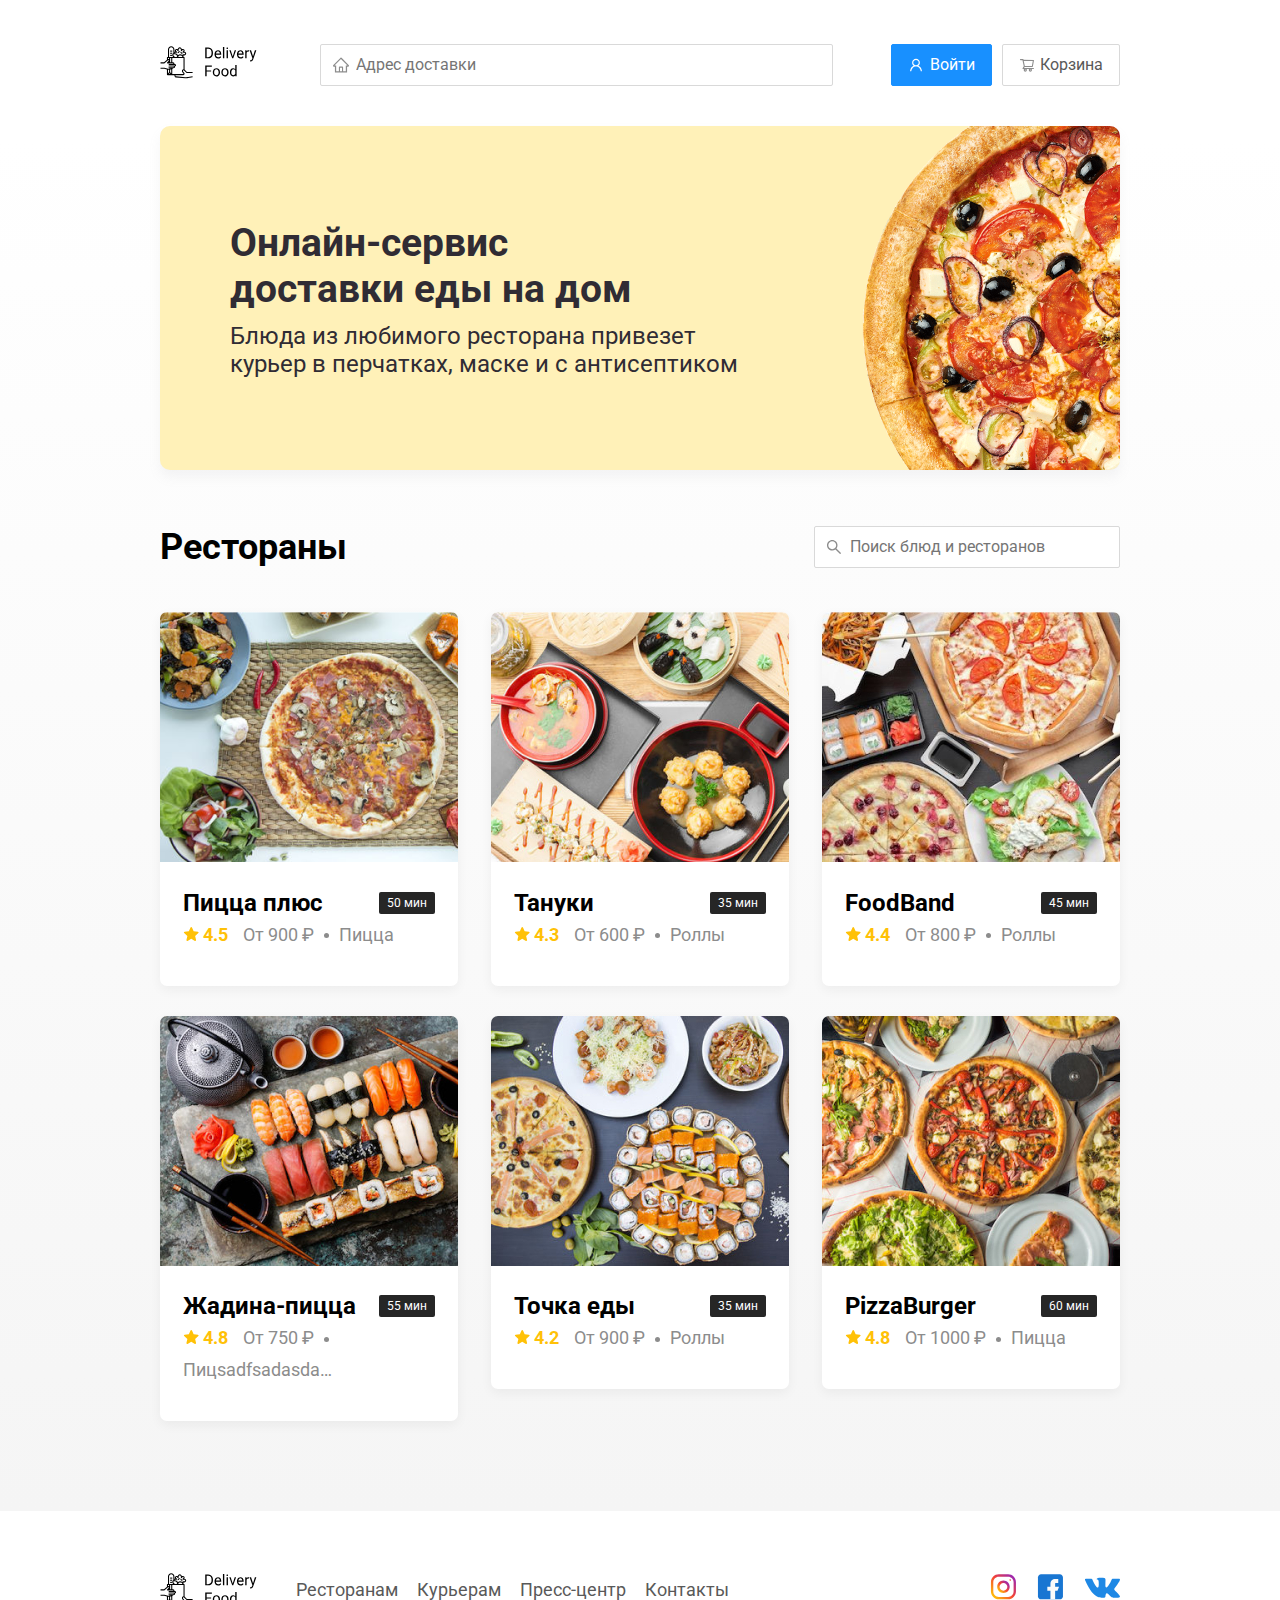
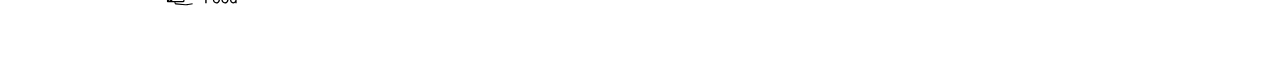
<file: index.html>
<!DOCTYPE html>
<html lang="en">
  <head>
    <meta charset="UTF-8" />
    <meta name="viewport" content="width=device-width, initial-scale=1.0" />
    <link rel="stylesheet" href="css/style.css" />
    <link rel="stylesheet" href="css\normalize.css" />
    <link rel="stylesheet" href="css\animate.css">
    <link
      href="https://fonts.googleapis.com/css2?family=Roboto:wght@400;700&display=swap"
      rel="stylesheet"
    />
    <title>Delivery Food - доставка еды на дом</title>
  </head>
  <body>
    <div class="container">
      <!-- Шапка сайта -->
      <header class="header">
        <!-- Логотип -->
        <a href="index.html" class="logo">
          <img src="img\logo.svg" alt="logo" />
        </a>
        <!-- Поле поиска -->
        <input
          type="text"
          class="input input-address"
          placeholder="Адрес доставки"
        />
        <div class="buttons">
          <button class="button button-primary">
            <img src="img/user.svg" alt="user" class="button-icon" />
            <span class="button-text">Войти</span>
          </button>
          <button class="button" id="card-button">
            <img
              src="img/shopping-cart.svg"
              alt="shopping cart"
              class="button-icon"
            />
            <span class="button-text">Корзина</span>
          </button>
        </div>
      </header>
    </div>
    <main class="main">
      <div class="container">
        <section class="promo">
          <h1 class="promo-title">Онлайн-сервис <br />доставки еды на дом</h1>
          <p class="promo-text">
            Блюда из любимого ресторана привезет курьер в перчатках, маске и с
            антисептиком
          </p>
        </section>

        <section class="restaurants">
          <div class="section-heading">
            <h2 class="section-title">Рестораны</h2>
            <input
              type="text"
              class="input input-search"
              placeholder="Поиск блюд и ресторанов"
            />
          </div>

          <div class="cards">
            <a href="pizzaplus.html" class="card wow fadeInUp" data-wow-delay="0.2s"  >
              <img src="img/image.png" alt="" class="card-image" />
              <div class="card-text">
                <div class="card-heading">
                  <h3 class="card-title">Пицца плюс</h3>
                  <span class="card-tag tag">50 мин</span>
                </div>
                <!-- /.card-heading -->
                <div class="card-info">
                  <div class="rating">
                    <img src="img/rating.svg" alt="" class="rating-star" /> 4.5
                  </div>
                  <div class="price">От 900 ₽</div>
                  <div class="category">Пицца</div>
                </div>
                <!-- /.card-info -->
              </div>
              <!-- /.card-text -->
            </a>
            <!-- /.card -->
            <a href="tanuki.html" class="card wow fadeInUp" data-wow-delay="0.4s">
              <img src="img/tanuki.jpg" alt="" class="card-image" />
              <div class="card-text">
                <div class="card-heading">
                  <h3 class="card-title">Тануки</h3>
                  <span class="card-tag tag">35 мин</span>
                </div>
                <!-- /.card-heading -->
                <div class="card-info">
                  <div class="rating">
                    <img src="img/rating.svg" alt="" class="rating-star" /> 4.3
                  </div>
                  <div class="price">От 600 ₽</div>
                  <div class="category">Роллы</div>
                </div>
                <!-- /.card-info -->
              </div>
              <!-- /.card-text -->
            </a>
            <!-- /.card -->

            <a href="foodband.html" class="card wow fadeInUp" data-wow-delay="0.6s">
              <img src="img/foodband.jpg" alt="" class="card-image" />
              <div class="card-text">
                <div class="card-heading">
                  <h3 class="card-title">FoodBand</h3>
                  <span class="card-tag tag">45 мин</span>
                </div>
                <!-- /.card-heading -->
                <div class="card-info">
                  <div class="rating">
                    <img src="img/rating.svg" alt="" class="rating-star" /> 4.4
                  </div>
                  <div class="price">От 800 ₽</div>
                  <div class="category">Роллы</div>
                </div>
                <!-- /.card-info -->
              </div>
              <!-- /.card-text -->
            </a>
            <!-- /.card -->

            <a href="jadpizza.html" class="card wow fadeInUp" data-wow-delay="0.2s">
              <img src="img/jadpizza.jpg" alt="" class="card-image" />
              <div class="card-text">
                <div class="card-heading">
                  <h3 class="card-title">Жадина-пицца</h3>
                  <span class="card-tag tag">55 мин</span>
                </div>
                <!-- /.card-heading -->
                <div class="card-info">
                  <div class="rating">
                    <img src="img/rating.svg" alt="" class="rating-star" /> 4.8
                  </div>
                  <div class="price">От 750 ₽</div>
                  <div class="category">Пицsadfsadasdasdasdasца</div>
                </div>
                <!-- /.card-info -->
              </div>
              <!-- /.card-text -->
            </a>
            <!-- /.card -->

            <a href="pointfood.html" class="card wow fadeInUp" data-wow-delay="0.4s">
              <img src="img/pointeat.jpg" alt="" class="card-image" />
              <div class="card-text">
                <div class="card-heading">
                  <h3 class="card-title">Точка еды</h3>
                  <span class="card-tag tag">35 мин</span>
                </div>
                <!-- /.card-heading -->
                <div class="card-info">
                  <div class="rating">
                    <img src="img/rating.svg" alt="" class="rating-star" /> 4.2
                  </div>
                  <div class="price">От 900 ₽</div>
                  <div class="category">Роллы</div>
                </div>
                <!-- /.card-info -->
              </div>
              <!-- /.card-text -->
            </a>
            <!-- /.card -->
            <a href="pizzaburger.html" class="card wow fadeInUp" data-wow-delay="0.6s">
              <img src="img/pizzaburg.jpg" alt="" class="card-image" />
              <div class="card-text">
                <div class="card-heading">
                  <h3 class="card-title">PizzaBurger</h3>
                  <span class="card-tag tag">60 мин</span>
                </div>
                <!-- /.card-heading -->
                <div class="card-info">
                  <div class="rating">
                    <img src="img/rating.svg" alt="" class="rating-star" /> 4.8
                  </div>
                  <div class="price">От 1000 ₽</div>
                  <div class="category">Пицца</div>
                </div>
                <!-- /.card-info -->
              </div>
              <!-- /.card-text -->
            </a>
            <!-- /.card -->
          </div>
          <!-- /.cards -->
        </section>
      </div>
    </main>
    <footer class="footer">
      <div class="container">
        <div class="footer-block">
          <img src="img/logo.svg" alt="logo" class="logo footer-logo" />
          <nav class="footer-nav">
            <a href="#" class="footer-link">Ресторанам</a>
            <a href="#" class="footer-link">Курьерам</a>
            <a href="#" class="footer-link">Пресс-центр</a>
            <a href="#" class="footer-link">Контакты</a>
          </nav>
          <div class="social-links">
            <a href="#" class="social-link"
              ><img src="img/inst.svg" alt="Instagram"
            /></a>
            <a href="#" class="social-link"
              ><img src="img/fb.svg" alt="Facebook"
            /></a>
            <a href="#" class="social-link"
              ><img src="img/vk.svg" alt="VK"
            /></a>
          </div>
        </div>
      </div>
    </footer>
    <div class="modal">
      <div class="modal-dialog">
        <div class="modal-header">
          <h3 class="modal-title">Корзина</h3>
          <button class="close" >&times;</button>
        </div>
        <!-- /.modal-header -->
        <div class="modal-body" id="modal-body">
         
        </div>
        <!-- /.modal-body -->
        <div class="modal-footer">
          <span class="modal-pricetag">1250 ₽</span>
          <div class="footer-buttons">
            <button class="button button-primary button-issue">Оформить заказ</button>
            <button class="button button-issue" id="cansel">Отмена</button>
          </div>
        </div>
        <!-- /.modal-footer -->
      </div>
    </div>
    <!-- modal-->
    <script src="js/wow.min.js"></script>
    <script src="js/main.js"></script>
  </body>
</html>
</file>
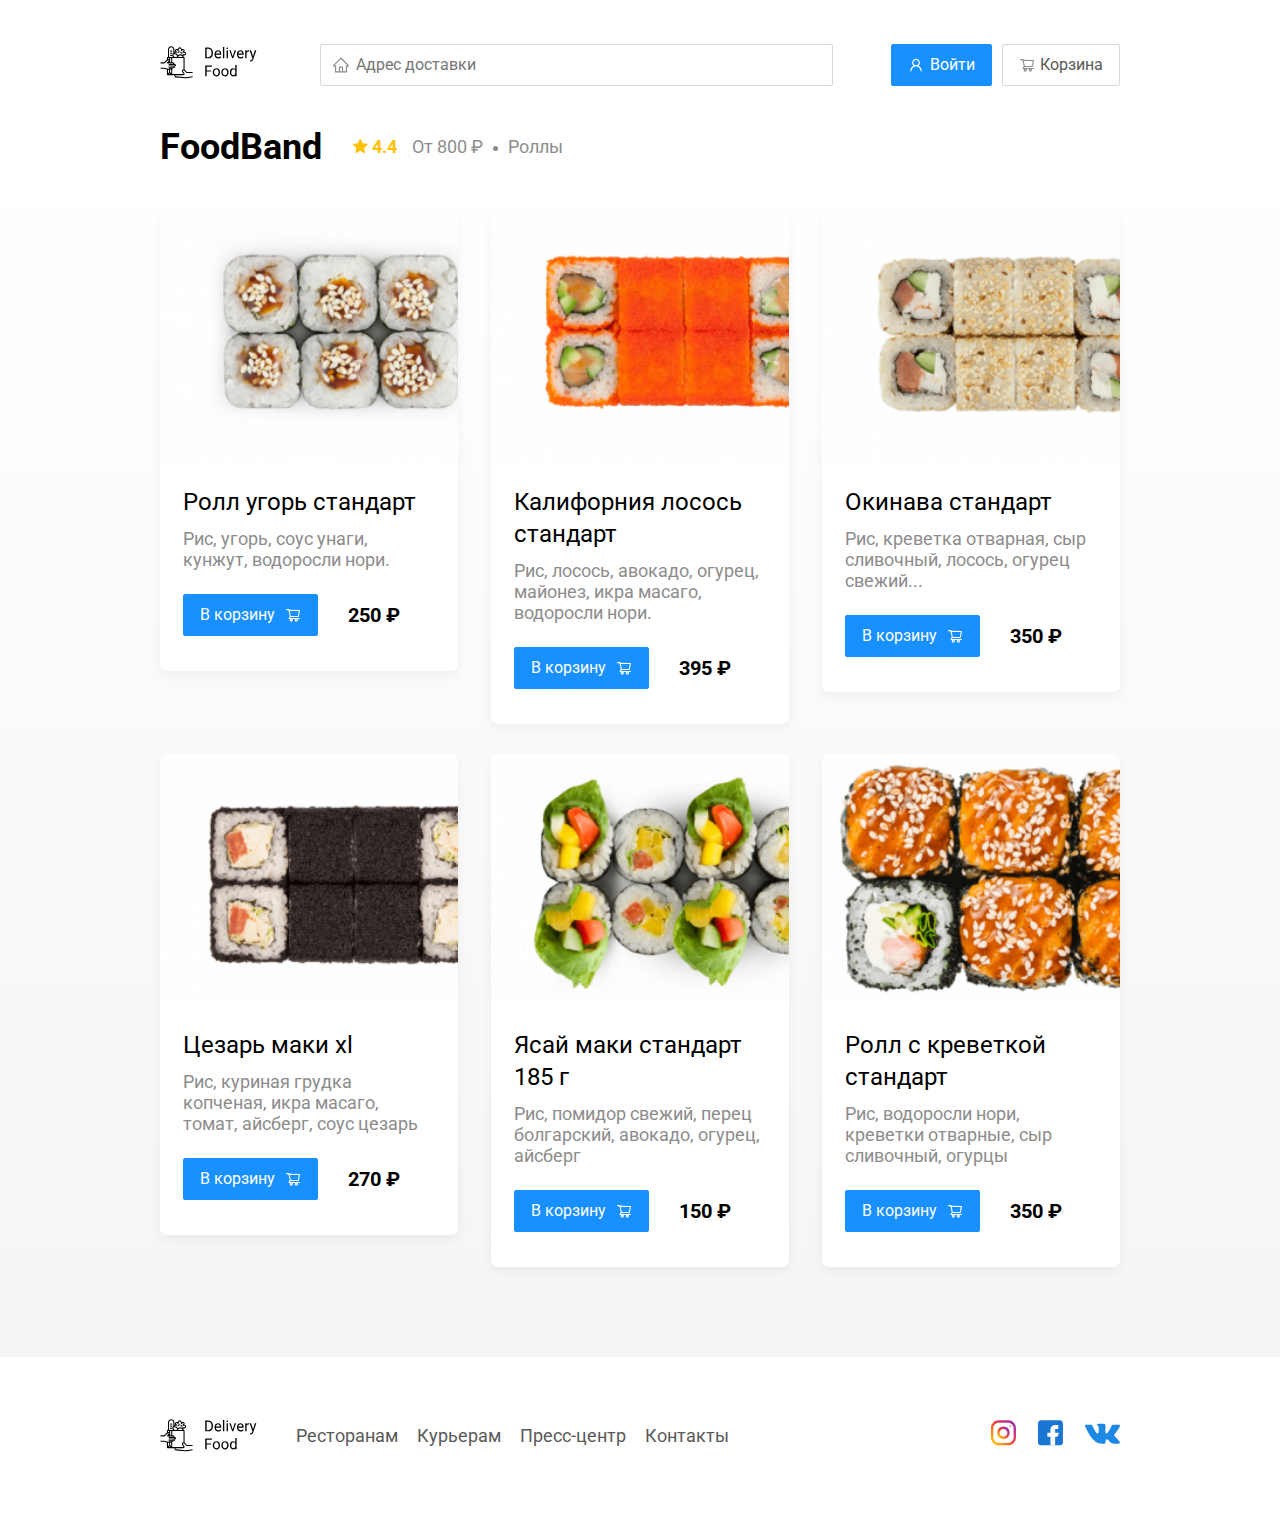
<file: foodband.html>
<!DOCTYPE html>
<html lang="en">
  <head>
    <meta charset="UTF-8" />
    <meta name="viewport" content="width=device-width, initial-scale=1.0" />
    <link rel="stylesheet" href="css/style.css" />
    <link rel="stylesheet" href="css\normalize.css" />
    <link rel="stylesheet" href="css\animate.css">
    <link
      href="https://fonts.googleapis.com/css2?family=Roboto:wght@400;700&display=swap"
      rel="stylesheet"
    />
    <title>FoodBand</title>
  </head>
  <body>
    <div class="container">
      <!-- Шапка сайта -->
      <header class="header">
        <!-- Логотип -->
        <a href="index.html" class="logo">
          <img src="img\logo.svg" alt="logo"  />
        </a>
        <!-- Поле поиска -->
        <input
          type="text"
          class="input input-address"
          placeholder="Адрес доставки"
        />
        <div class="buttons">
          <button class="button button-primary">
            <img src="img/user.svg" alt="user" class="button-icon" />
            <span class="button-text">Войти</span>
          </button>
          <button class="button" id="card-button">
            <img
              src="img/shopping-cart.svg"
              alt="shopping cart"
              class="button-icon"
            />
            <span class="button-text">Корзина</span>
          </button>
        </div>
      </header>

      
    </div>
    <main class="main">
      <div class="container">
          
        <section class="restaurants">
          <div class="section-heading">
            <h2 class="section-title">FoodBand</h2>
            <div class="card-info">
              <div class="rating">
                <img src="img/rating.svg" alt="" class="rating-star" /> 4.4
              </div>
              <div class="price">От 800 ₽</div>
              <div class="category">Роллы</div>
            </div>
          </div>
          
          <div class="cards">
            <div class="card wow fadeInUp" data-wow-delay="0.2s">
              <img src="img/41.jpg" alt="" class="card-image" />
              <div class="card-text">
                <div class="card-heading">
                  <h3 id="ingredients-1" class="card-title card-title-reg">Ролл угорь стандарт</h3>
                  
                </div>
                <!-- /.card-heading -->
                <div class="card-info">
                  <div class="ingredients">Рис, угорь, соус унаги, кунжут, водоросли нори.</div>
                </div>
                <!-- /.card-info -->
                <div class="card-buttons">
                  <button class="button button-primary" onclick="addButtonCard(1)">
                    <span class="button-card-text">В корзину</span>
                    <img src="img/shopping-cart2.svg" alt="shopping-card" class="button-card-image">
                  </button>
                  <strong id="price-1" class="card-price-bold">250 ₽</strong>
                </div>
              
              </div>
              <!-- /.card-text -->
            </div>
            <!-- /.card -->
            <div class="card wow fadeInUp" data-wow-delay="0.4s">
              <img src="img/42.jpg" alt="" class="card-image" />
              <div class="card-text">
                <div class="card-heading">
                  <h3 class="card-title card-title-reg" id="ingredients-2" >Калифорния лосось стандарт</h3>
                  
                </div>
                <!-- /.card-heading -->
                <div class="card-info">
                  <div class="ingredients" >Рис, лосось, авокадо, огурец, майонез, икра масаго, водоросли нори.</div>
                </div>
                <!-- /.card-info -->
                <div class="card-buttons">
                  <button class="button button-primary" id="button-card" onclick="addButtonCard(2)">
                    <span class="button-card-text" id="button-card-text">В корзину</span>
                    <img src="img/shopping-cart2.svg" alt="shopping-card" class="button-card-image">
                  </button>
                  <strong class="card-price-bold" id="price-2">395 ₽</strong>
                </div>
              
              </div>
              <!-- /.card-text -->
            </div>
            <!-- /.card -->
  
            <div class="card wow fadeInUp" data-wow-delay="0.6s">
              <img src="img/43.jpg" alt="" class="card-image" />
              <div class="card-text">
                <div class="card-heading">
                  <h3 class="card-title card-title-reg" id="ingredients-3">Окинава стандарт</h3>
                  
                </div>
                <!-- /.card-heading -->
                <div class="card-info">
                  <div class="ingredients"> Рис, креветка отварная, сыр сливочный, лосось, огурец свежий...</div>
                </div>
                <!-- /.card-info -->
                <div class="card-buttons">
                  <button class="button button-primary" id="button-card" onclick="addButtonCard(3)">
                    <span class="button-card-text" id="button-card-text" >В корзину</span>
                    <img src="img/shopping-cart2.svg" alt="shopping-card" class="button-card-image">
                  </button>
                  <strong class="card-price-bold" id="price-3">350 ₽</strong>
                </div>
              
              </div>
              <!-- /.card-text -->
            </div>
            <!-- /.card -->
  
            <div class="card wow fadeInUp" data-wow-delay="0.2s">
              <img src="img/44.jpg" alt="" class="card-image" />
              <div class="card-text">
                <div class="card-heading">
                  <h3 class="card-title card-title-reg">Цезарь маки хl</h3>
                  
                </div>
                <!-- /.card-heading -->
                <div class="card-info">
                  <div class="ingredients">Рис, куриная грудка копченая, икра масаго, томат, айсберг, соус цезарь</div>
                </div>
                <!-- /.card-info -->
                <div class="card-buttons">
                  <button class="button button-primary">
                    <span class="button-card-text">В корзину</span>
                    <img src="img/shopping-cart2.svg" alt="shopping-card" class="button-card-image">
                  </button>
                  <strong class="card-price-bold">270 ₽</strong>
                </div>
              
              </div>
              <!-- /.card-text -->
            </div>
            <!-- /.card -->
  
            <div class="card wow fadeInUp" data-wow-delay="0.4s">
              <img src="img/45.jpg" alt="" class="card-image" />
              <div class="card-text">
                <div class="card-heading">
                  <h3 class="card-title card-title-reg">Ясай маки стандарт 185 г</h3>
                  
                </div>
                <!-- /.card-heading -->
                <div class="card-info">
                  <div class="ingredients">Рис, помидор свежий, перец болгарский, авокадо, огурец, айсберг</div>
                </div>
                <!-- /.card-info -->
                <div class="card-buttons">
                  <button class="button button-primary">
                    <span class="button-card-text">В корзину</span>
                    <img src="img/shopping-cart2.svg" alt="shopping-card" class="button-card-image">
                  </button>
                  <strong class="card-price-bold">150 ₽</strong>
                </div>
              
              </div>
              <!-- /.card-text -->
            </div>
            <!-- /.card -->
            <div class="card wow fadeInUp" data-wow-delay="0.6s">
              <img src="img/46.jpg" alt="" class="card-image" />
              <div class="card-text">
                <div class="card-heading">
                  <h3 class="card-title card-title-reg">Ролл с креветкой стандарт</h3>
                  
                </div>
                <!-- /.card-heading -->
                <div class="card-info">
                  <div class="ingredients">Рис, водоросли нори, креветки отварные, сыр сливочный, огурцы</div>
                </div>
                <!-- /.card-info -->
                <div class="card-buttons">
                  <button class="button button-primary">
                    <span class="button-card-text">В корзину</span>
                    <img src="img/shopping-cart2.svg" alt="shopping-card" class="button-card-image">
                  </button>
                  <strong class="card-price-bold">350 ₽</strong>
                </div>
              
              </div>
              <!-- /.card-text -->
            </div>
            <!-- /.card -->
          </div>
          <!-- /.cards -->
        </section>
      </div>
    </main>
    <footer class="footer">
      <div class="container">
        <div class="footer-block">
          <img src="img/logo.svg" alt="logo" class="logo footer-logo">
          <nav class="footer-nav">
            <a href="#" class="footer-link">Ресторанам</a>
            <a href="#" class="footer-link">Курьерам</a>
            <a href="#" class="footer-link">Пресс-центр</a>
            <a href="#" class="footer-link">Контакты</a>
          </nav>
          <div class="social-links">
            <a href="#" class="social-link"><img src="img/inst.svg" alt="Instagram"></a>
            <a href="#" class="social-link"><img src="img/fb.svg" alt="Facebook"></a>
            <a href="#" class="social-link"><img src="img/vk.svg" alt="VK"></a>
          </div>
        </div>
      </div>
    </footer>
    <div class="modal">
    <div class="modal-dialog">
      <div class="modal-header">
        <h3 class="modal-title">Корзина</h3>
        <button class="close" >&times;</button>
      </div>
      <!-- /.modal-header -->
      <div class="modal-body" id="modal-body">
       
        <!-- /.food-row -->
      </div>
      <!-- /.modal-body -->
      <div class="modal-footer">
        <span class="modal-pricetag">1250 ₽</span>
        <div class="footer-buttons">
          <button class="button button-primary button-issue">Оформить заказ</button>
          <button class="button button-issue" id="cansel">Отмена</button>
        </div>
      </div>
      <!-- /.modal-footer -->
    </div>
  </div>
    <script src="js/wow.min.js"></script>
    <script src="js/main.js"></script>
  </body>
</html>
</file>
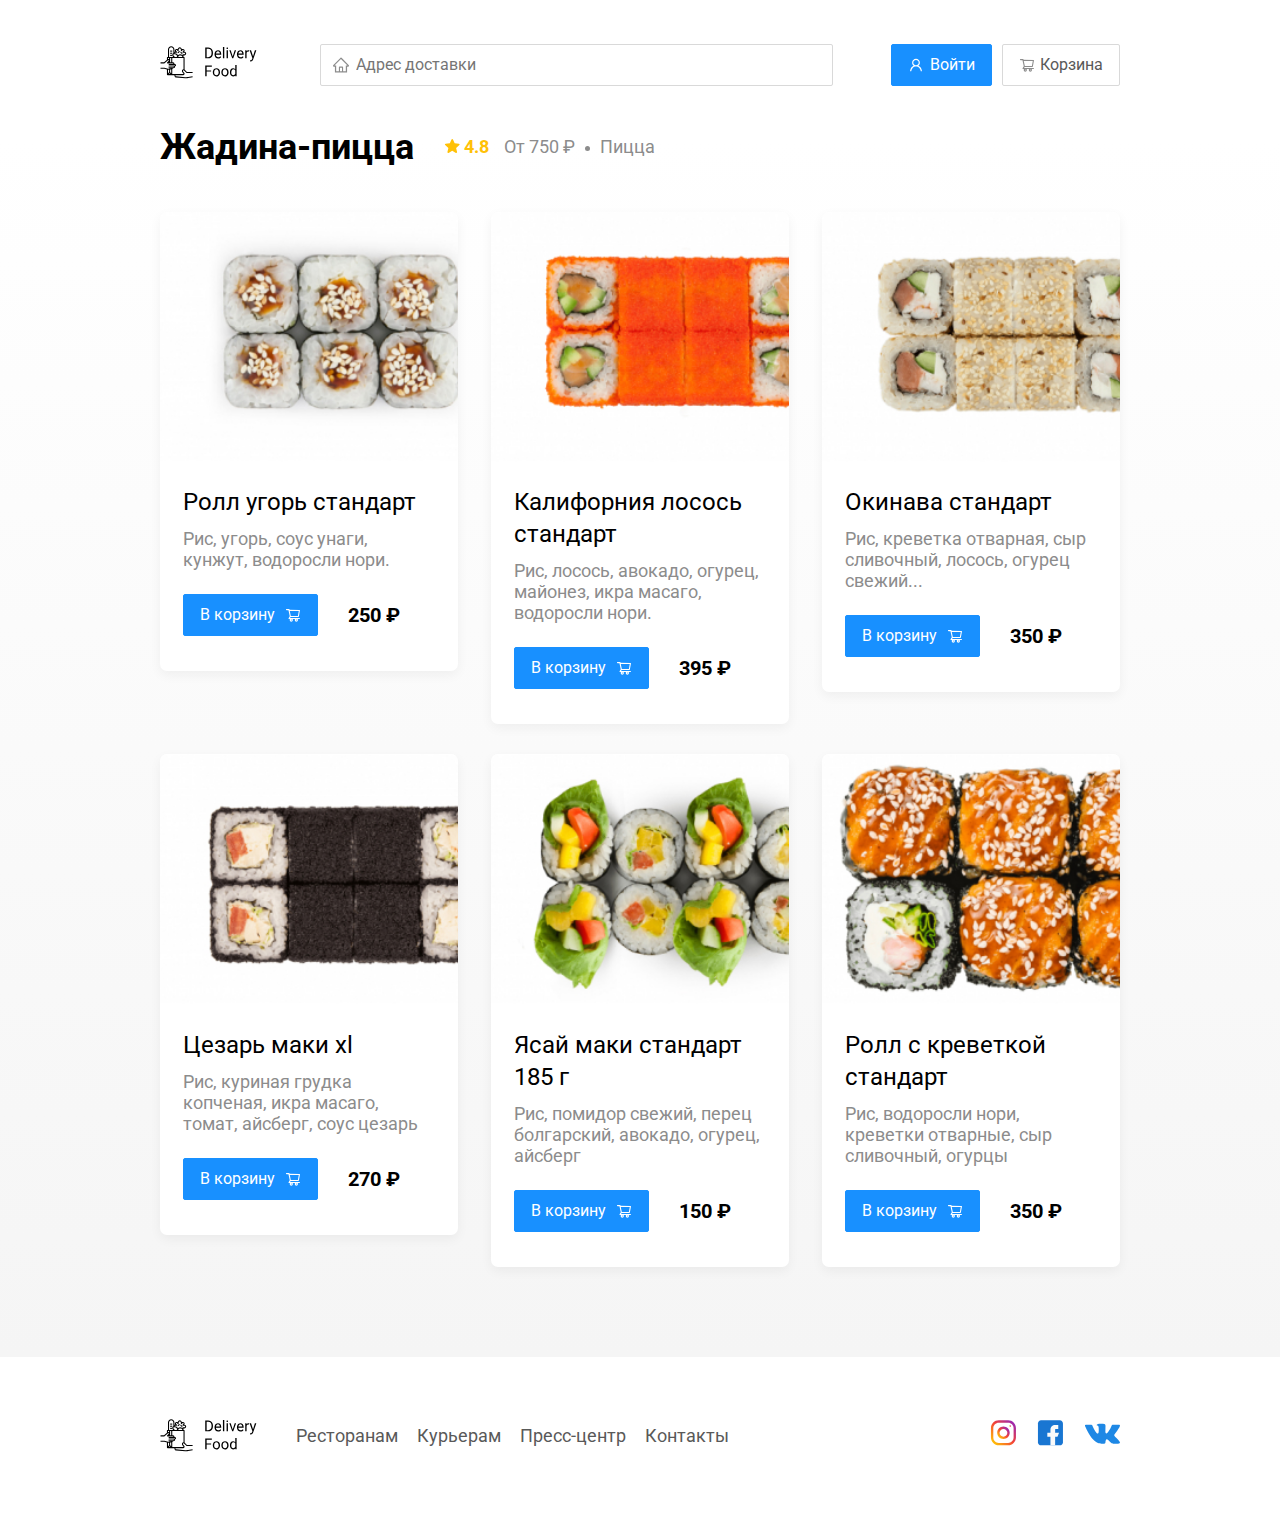
<file: jadpizza.html>
<!DOCTYPE html>
<html lang="en">
  <head>
    <meta charset="UTF-8" />
    <meta name="viewport" content="width=device-width, initial-scale=1.0" />
    <link rel="stylesheet" href="css/style.css" />
    <link rel="stylesheet" href="css\normalize.css" />
    <link rel="stylesheet" href="css\animate.css">
    <link
      href="https://fonts.googleapis.com/css2?family=Roboto:wght@400;700&display=swap"
      rel="stylesheet"
    />
    <title>Жадина-пицца</title>
  </head>
  <body>
    <div class="container">
      <!-- Шапка сайта -->
      <header class="header">
        <!-- Логотип -->
        <a href="index.html" class="logo">
          <img src="img\logo.svg" alt="logo"  />
        </a>
        <!-- Поле поиска -->
        <input
          type="text"
          class="input input-address"
          placeholder="Адрес доставки"
        />
        <div class="buttons">
          <button class="button button-primary">
            <img src="img/user.svg" alt="user" class="button-icon" />
            <span class="button-text">Войти</span>
          </button>
          <button class="button" id="card-button">
            <img
              src="img/shopping-cart.svg"
              alt="shopping cart"
              class="button-icon"
            />
            <span class="button-text">Корзина</span>
          </button>
        </div>
      </header>

      
    </div>
    <main class="main">
      <div class="container">
          
        <section class="restaurants">
          <div class="section-heading">
            <h2 class="section-title">Жадина-пицца</h2>
            <div class="card-info">
              <div class="rating">
                <img src="img/rating.svg" alt="" class="rating-star" /> 4.8
              </div>
              <div class="price">От 750 ₽</div>
              <div class="category">Пицца</div>
            </div>
          </div>
          
          <div class="cards">
            <div class="card">
              <img src="img/41.jpg" alt="" class="card-image" />
              <div class="card-text">
                <div class="card-heading">
                  <h3 class="card-title card-title-reg">Ролл угорь стандарт</h3>
                  
                </div>
                <!-- /.card-heading -->
                <div class="card-info">
                  <div class="ingredients">Рис, угорь, соус унаги, кунжут, водоросли нори.</div>
                </div>
                <!-- /.card-info -->
                <div class="card-buttons">
                  <button class="button button-primary">
                    <span class="button-card-text">В корзину</span>
                    <img src="img/shopping-cart2.svg" alt="shopping-card" class="button-card-image">
                  </button>
                  <strong class="card-price-bold">250 ₽</strong>
                </div>
              
              </div>
              <!-- /.card-text -->
            </div>
            <!-- /.card -->
            <div class="card">
              <img src="img/42.jpg" alt="" class="card-image" />
              <div class="card-text">
                <div class="card-heading">
                  <h3 class="card-title card-title-reg">Калифорния лосось стандарт</h3>
                  
                </div>
                <!-- /.card-heading -->
                <div class="card-info">
                  <div class="ingredients">Рис, лосось, авокадо, огурец, майонез, икра масаго, водоросли нори.</div>
                </div>
                <!-- /.card-info -->
                <div class="card-buttons">
                  <button class="button button-primary">
                    <span class="button-card-text">В корзину</span>
                    <img src="img/shopping-cart2.svg" alt="shopping-card" class="button-card-image">
                  </button>
                  <strong class="card-price-bold">395 ₽</strong>
                </div>
              
              </div>
              <!-- /.card-text -->
            </div>
            <!-- /.card -->
  
            <div class="card">
              <img src="img/43.jpg" alt="" class="card-image" />
              <div class="card-text">
                <div class="card-heading">
                  <h3 class="card-title card-title-reg">Окинава стандарт</h3>
                  
                </div>
                <!-- /.card-heading -->
                <div class="card-info">
                  <div class="ingredients"> Рис, креветка отварная, сыр сливочный, лосось, огурец свежий...</div>
                </div>
                <!-- /.card-info -->
                <div class="card-buttons">
                  <button class="button button-primary">
                    <span class="button-card-text">В корзину</span>
                    <img src="img/shopping-cart2.svg" alt="shopping-card" class="button-card-image">
                  </button>
                  <strong class="card-price-bold">350 ₽</strong>
                </div>
              
              </div>
              <!-- /.card-text -->
            </div>
            <!-- /.card -->
  
            <div class="card">
              <img src="img/44.jpg" alt="" class="card-image" />
              <div class="card-text">
                <div class="card-heading">
                  <h3 class="card-title card-title-reg">Цезарь маки хl</h3>
                  
                </div>
                <!-- /.card-heading -->
                <div class="card-info">
                  <div class="ingredients">Рис, куриная грудка копченая, икра масаго, томат, айсберг, соус цезарь</div>
                </div>
                <!-- /.card-info -->
                <div class="card-buttons">
                  <button class="button button-primary">
                    <span class="button-card-text">В корзину</span>
                    <img src="img/shopping-cart2.svg" alt="shopping-card" class="button-card-image">
                  </button>
                  <strong class="card-price-bold">270 ₽</strong>
                </div>
              
              </div>
              <!-- /.card-text -->
            </div>
            <!-- /.card -->
  
            <div class="card">
              <img src="img/45.jpg" alt="" class="card-image" />
              <div class="card-text">
                <div class="card-heading">
                  <h3 class="card-title card-title-reg">Ясай маки стандарт 185 г</h3>
                  
                </div>
                <!-- /.card-heading -->
                <div class="card-info">
                  <div class="ingredients">Рис, помидор свежий, перец болгарский, авокадо, огурец, айсберг</div>
                </div>
                <!-- /.card-info -->
                <div class="card-buttons">
                  <button class="button button-primary">
                    <span class="button-card-text">В корзину</span>
                    <img src="img/shopping-cart2.svg" alt="shopping-card" class="button-card-image">
                  </button>
                  <strong class="card-price-bold">150 ₽</strong>
                </div>
              
              </div>
              <!-- /.card-text -->
            </div>
            <!-- /.card -->
            <div class="card">
              <img src="img/46.jpg" alt="" class="card-image" />
              <div class="card-text">
                <div class="card-heading">
                  <h3 class="card-title card-title-reg">Ролл с креветкой стандарт</h3>
                  
                </div>
                <!-- /.card-heading -->
                <div class="card-info">
                  <div class="ingredients">Рис, водоросли нори, креветки отварные, сыр сливочный, огурцы</div>
                </div>
                <!-- /.card-info -->
                <div class="card-buttons">
                  <button class="button button-primary">
                    <span class="button-card-text">В корзину</span>
                    <img src="img/shopping-cart2.svg" alt="shopping-card" class="button-card-image">
                  </button>
                  <strong class="card-price-bold">350 ₽</strong>
                </div>
              
              </div>
              <!-- /.card-text -->
            </div>
            <!-- /.card -->
          </div>
          <!-- /.cards -->
        </section>
      </div>
    </main>
    <footer class="footer">
      <div class="container">
        <div class="footer-block">
          <img src="img/logo.svg" alt="logo" class="logo footer-logo">
          <nav class="footer-nav">
            <a href="#" class="footer-link">Ресторанам</a>
            <a href="#" class="footer-link">Курьерам</a>
            <a href="#" class="footer-link">Пресс-центр</a>
            <a href="#" class="footer-link">Контакты</a>
          </nav>
          <div class="social-links">
            <a href="#" class="social-link"><img src="img/inst.svg" alt="Instagram"></a>
            <a href="#" class="social-link"><img src="img/fb.svg" alt="Facebook"></a>
            <a href="#" class="social-link"><img src="img/vk.svg" alt="VK"></a>
          </div>
        </div>
      </div>
    </footer>
    <div class="modal">
      <div class="modal-dialog">
        <div class="modal-header">
          <h3 class="modal-title">Корзина</h3>
          <button class="close" >&times;</button>
        </div>
        <!-- /.modal-header -->
        <div class="modal-body">
          <div class="food-row">
            <span class="food-name">Ролл угорь стандарт</span>
            <strong class="food-price">250 ₽</strong>
            <div class="food-counter">
              <button class="counter-button">-</button>
              <span class="counter">1</span>
              <button class="counter-button">+</button>
            </div>
          </div>
          <!-- /.food-row -->
          <div class="food-row">
            <span class="food-name">Ролл угорь стандарт</span>
            <strong class="food-price">250 ₽</strong>
            <div class="food-counter">
              <button class="counter-button">-</button>
              <span class="counter">1</span>
              <button class="counter-button">+</button>
            </div>
          </div>
          <!-- /.food-row -->
          <div class="food-row">
            <span class="food-name">Ролл угорь стандарт</span>
            <strong class="food-price">250 ₽</strong>
            <div class="food-counter">
              <button class="counter-button">-</button>
              <span class="counter">1</span>
              <button class="counter-button">+</button>
            </div>
          </div>
          <!-- /.food-row -->
          <div class="food-row">
            <span class="food-name">Ролл угорь стандарт</span>
            <strong class="food-price">250 ₽</strong>
            <div class="food-counter">
              <button class="counter-button">-</button>
              <span class="counter">1</span>
              <button class="counter-button">+</button>
            </div>
          </div>
          <!-- /.food-row -->
          <div class="food-row">
            <span class="food-name">Ролл угорь стандарт</span>
            <strong class="food-price">250 ₽</strong>
            <div class="food-counter">
              <button class="counter-button">-</button>
              <span class="counter">1</span>
              <button class="counter-button">+</button>
            </div>
          </div>
          <!-- /.food-row -->
        </div>
        <!-- /.modal-body -->
        <div class="modal-footer">
          <span class="modal-pricetag">1250 ₽</span>
          <div class="footer-buttons">
            <button class="button button-primary button-issue">Оформить заказ</button>
            <button class="button button-issue" id="cansel">Отмена</button>
          </div>
        </div>
        <!-- /.modal-footer -->
      </div>
    </div>
    <script src="js/wow.min.js"></script>
    <script src="js/main.js"></script>
  </body>
</html>
</file>
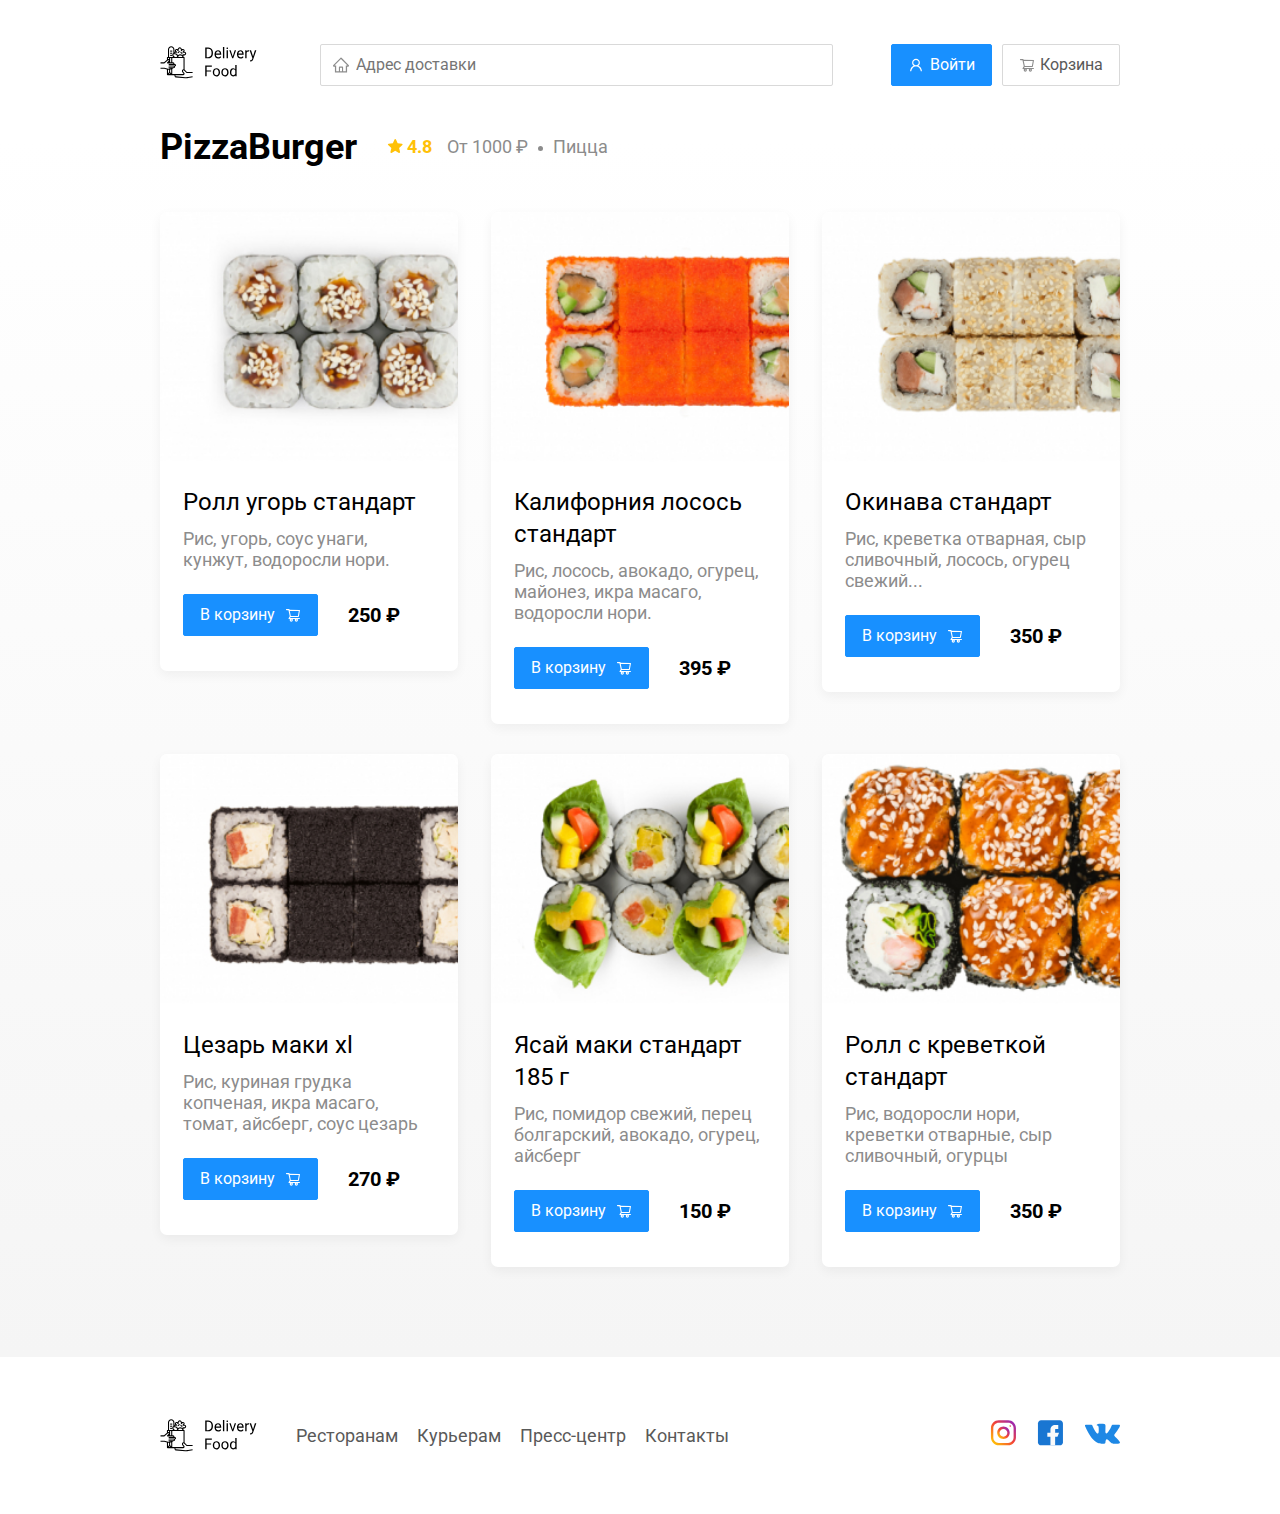
<file: pizzaburger.html>
<!DOCTYPE html>
<html lang="en">
  <head>
    <meta charset="UTF-8" />
    <meta name="viewport" content="width=device-width, initial-scale=1.0" />
    <link rel="stylesheet" href="css/style.css" />
    <link rel="stylesheet" href="css\normalize.css" />
    <link rel="stylesheet" href="css\animate.css" />
    <link
      href="https://fonts.googleapis.com/css2?family=Roboto:wght@400;700&display=swap"
      rel="stylesheet"
    />
    <title>PizzaBurger</title>
  </head>
  <body>
    <div class="container">
      <!-- Шапка сайта -->
      <header class="header">
        <!-- Логотип -->
        <a href="index.html" class="logo">
          <img src="img\logo.svg" alt="logo" />
        </a>
        <!-- Поле поиска -->
        <input
          type="text"
          class="input input-address"
          placeholder="Адрес доставки"
        />
        <div class="buttons">
          <button class="button button-primary">
            <img src="img/user.svg" alt="user" class="button-icon" />
            <span class="button-text">Войти</span>
          </button>
          <button class="button" id="card-button">
            <img
              src="img/shopping-cart.svg"
              alt="shopping cart"
              class="button-icon"
            />
            <span class="button-text">Корзина</span>
          </button>
        </div>
      </header>
    </div>
    <main class="main">
      <div class="container">
        <section class="restaurants">
          <div class="section-heading">
            <h2 class="section-title">PizzaBurger</h2>
            <div class="card-info">
              <div class="rating">
                <img src="img/rating.svg" alt="" class="rating-star" /> 4.8
              </div>
              <div class="price">От 1000 ₽</div>
              <div class="category">Пицца</div>
            </div>
          </div>

          <div class="cards">
            <div class="card wow fadeInUp" data-wow-delay="0.2s">
              <img src="img/41.jpg" alt="" class="card-image" />
              <div class="card-text">
                <div class="card-heading">
                  <h3 class="card-title card-title-reg">Ролл угорь стандарт</h3>
                </div>
                <!-- /.card-heading -->
                <div class="card-info">
                  <div class="ingredients">
                    Рис, угорь, соус унаги, кунжут, водоросли нори.
                  </div>
                </div>
                <!-- /.card-info -->
                <div class="card-buttons">
                  <button class="button button-primary">
                    <span class="button-card-text">В корзину</span>
                    <img
                      src="img/shopping-cart2.svg"
                      alt="shopping-card"
                      class="button-card-image"
                    />
                  </button>
                  <strong class="card-price-bold">250 ₽</strong>
                </div>
              </div>
              <!-- /.card-text -->
            </div>
            <!-- /.card -->
            <div class="card wow fadeInUp" data-wow-delay="0.4s">
              <img src="img/42.jpg" alt="" class="card-image" />
              <div class="card-text">
                <div class="card-heading">
                  <h3 class="card-title card-title-reg">
                    Калифорния лосось стандарт
                  </h3>
                </div>
                <!-- /.card-heading -->
                <div class="card-info">
                  <div class="ingredients">
                    Рис, лосось, авокадо, огурец, майонез, икра масаго,
                    водоросли нори.
                  </div>
                </div>
                <!-- /.card-info -->
                <div class="card-buttons">
                  <button class="button button-primary">
                    <span class="button-card-text">В корзину</span>
                    <img
                      src="img/shopping-cart2.svg"
                      alt="shopping-card"
                      class="button-card-image"
                    />
                  </button>
                  <strong class="card-price-bold">395 ₽</strong>
                </div>
              </div>
              <!-- /.card-text -->
            </div>
            <!-- /.card -->

            <div class="card wow fadeInUp" data-wow-delay="0.6s">
              <img src="img/43.jpg" alt="" class="card-image" />
              <div class="card-text">
                <div class="card-heading">
                  <h3 class="card-title card-title-reg">Окинава стандарт</h3>
                </div>
                <!-- /.card-heading -->
                <div class="card-info">
                  <div class="ingredients">
                    Рис, креветка отварная, сыр сливочный, лосось, огурец
                    свежий...
                  </div>
                </div>
                <!-- /.card-info -->
                <div class="card-buttons">
                  <button class="button button-primary">
                    <span class="button-card-text">В корзину</span>
                    <img
                      src="img/shopping-cart2.svg"
                      alt="shopping-card"
                      class="button-card-image"
                    />
                  </button>
                  <strong class="card-price-bold">350 ₽</strong>
                </div>
              </div>
              <!-- /.card-text -->
            </div>
            <!-- /.card -->

            <div class="card wow fadeInUp" data-wow-delay="0.2s">
              <img src="img/44.jpg" alt="" class="card-image" />
              <div class="card-text">
                <div class="card-heading">
                  <h3 class="card-title card-title-reg">Цезарь маки хl</h3>
                </div>
                <!-- /.card-heading -->
                <div class="card-info">
                  <div class="ingredients">
                    Рис, куриная грудка копченая, икра масаго, томат, айсберг,
                    соус цезарь
                  </div>
                </div>
                <!-- /.card-info -->
                <div class="card-buttons">
                  <button class="button button-primary">
                    <span class="button-card-text">В корзину</span>
                    <img
                      src="img/shopping-cart2.svg"
                      alt="shopping-card"
                      class="button-card-image"
                    />
                  </button>
                  <strong class="card-price-bold">270 ₽</strong>
                </div>
              </div>
              <!-- /.card-text -->
            </div>
            <!-- /.card -->

            <div class="card wow fadeInUp" data-wow-delay="0.4s">
              <img src="img/45.jpg" alt="" class="card-image" />
              <div class="card-text">
                <div class="card-heading">
                  <h3 class="card-title card-title-reg">
                    Ясай маки стандарт 185 г
                  </h3>
                </div>
                <!-- /.card-heading -->
                <div class="card-info">
                  <div class="ingredients">
                    Рис, помидор свежий, перец болгарский, авокадо, огурец,
                    айсберг
                  </div>
                </div>
                <!-- /.card-info -->
                <div class="card-buttons">
                  <button class="button button-primary">
                    <span class="button-card-text">В корзину</span>
                    <img
                      src="img/shopping-cart2.svg"
                      alt="shopping-card"
                      class="button-card-image"
                    />
                  </button>
                  <strong class="card-price-bold">150 ₽</strong>
                </div>
              </div>
              <!-- /.card-text -->
            </div>
            <!-- /.card -->
            <div class="card wow fadeInUp" data-wow-delay="0.6s">
              <img src="img/46.jpg" alt="" class="card-image" />
              <div class="card-text">
                <div class="card-heading">
                  <h3 class="card-title card-title-reg">
                    Ролл с креветкой стандарт
                  </h3>
                </div>
                <!-- /.card-heading -->
                <div class="card-info">
                  <div class="ingredients">
                    Рис, водоросли нори, креветки отварные, сыр сливочный,
                    огурцы
                  </div>
                </div>
                <!-- /.card-info -->
                <div class="card-buttons">
                  <button class="button button-primary">
                    <span class="button-card-text">В корзину</span>
                    <img
                      src="img/shopping-cart2.svg"
                      alt="shopping-card"
                      class="button-card-image"
                    />
                  </button>
                  <strong class="card-price-bold">350 ₽</strong>
                </div>
              </div>
              <!-- /.card-text -->
            </div>
            <!-- /.card -->
          </div>
          <!-- /.cards -->
        </section>
      </div>
    </main>
    <footer class="footer">
      <div class="container">
        <div class="footer-block">
          <img src="img/logo.svg" alt="logo" class="logo footer-logo" />
          <nav class="footer-nav">
            <a href="#" class="footer-link">Ресторанам</a>
            <a href="#" class="footer-link">Курьерам</a>
            <a href="#" class="footer-link">Пресс-центр</a>
            <a href="#" class="footer-link">Контакты</a>
          </nav>
          <div class="social-links">
            <a href="#" class="social-link"
              ><img src="img/inst.svg" alt="Instagram"
            /></a>
            <a href="#" class="social-link"
              ><img src="img/fb.svg" alt="Facebook"
            /></a>
            <a href="#" class="social-link"
              ><img src="img/vk.svg" alt="VK"
            /></a>
          </div>
        </div>
      </div>
    </footer>
    <div class="modal">
      <div class="modal-dialog">
        <div class="modal-header">
          <h3 class="modal-title">Корзина</h3>
          <button class="close">&times;</button>
        </div>
        <!-- /.modal-header -->
        <div class="modal-body">
          <div class="food-row">
            <span class="food-name">Ролл угорь стандарт</span>
            <strong class="food-price">250 ₽</strong>
            <div class="food-counter">
              <button class="counter-button">-</button>
              <span class="counter">1</span>
              <button class="counter-button">+</button>
            </div>
          </div>
          <!-- /.food-row -->
          <div class="food-row">
            <span class="food-name">Ролл угорь стандарт</span>
            <strong class="food-price">250 ₽</strong>
            <div class="food-counter">
              <button class="counter-button">-</button>
              <span class="counter">1</span>
              <button class="counter-button">+</button>
            </div>
          </div>
          <!-- /.food-row -->
          <div class="food-row">
            <span class="food-name">Ролл угорь стандарт</span>
            <strong class="food-price">250 ₽</strong>
            <div class="food-counter">
              <button class="counter-button">-</button>
              <span class="counter">1</span>
              <button class="counter-button">+</button>
            </div>
          </div>
          <!-- /.food-row -->
          <div class="food-row">
            <span class="food-name">Ролл угорь стандарт</span>
            <strong class="food-price">250 ₽</strong>
            <div class="food-counter">
              <button class="counter-button">-</button>
              <span class="counter">1</span>
              <button class="counter-button">+</button>
            </div>
          </div>
          <!-- /.food-row -->
          <div class="food-row">
            <span class="food-name">Ролл угорь стандарт</span>
            <strong class="food-price">250 ₽</strong>
            <div class="food-counter">
              <button class="counter-button">-</button>
              <span class="counter">1</span>
              <button class="counter-button">+</button>
            </div>
          </div>
          <!-- /.food-row -->
        </div>
        <!-- /.modal-body -->
        <div class="modal-footer">
          <span class="modal-pricetag">1250 ₽</span>
          <div class="footer-buttons">
            <button class="button button-primary button-issue">
              Оформить заказ
            </button>
            <button class="button button-issue" id="cansel">Отмена</button>
          </div>
        </div>
        <!-- /.modal-footer -->
      </div>
    </div>
    <script src="js/wow.min.js"></script>
    <script src="js/main.js"></script>
  </body>
</html>
</file>
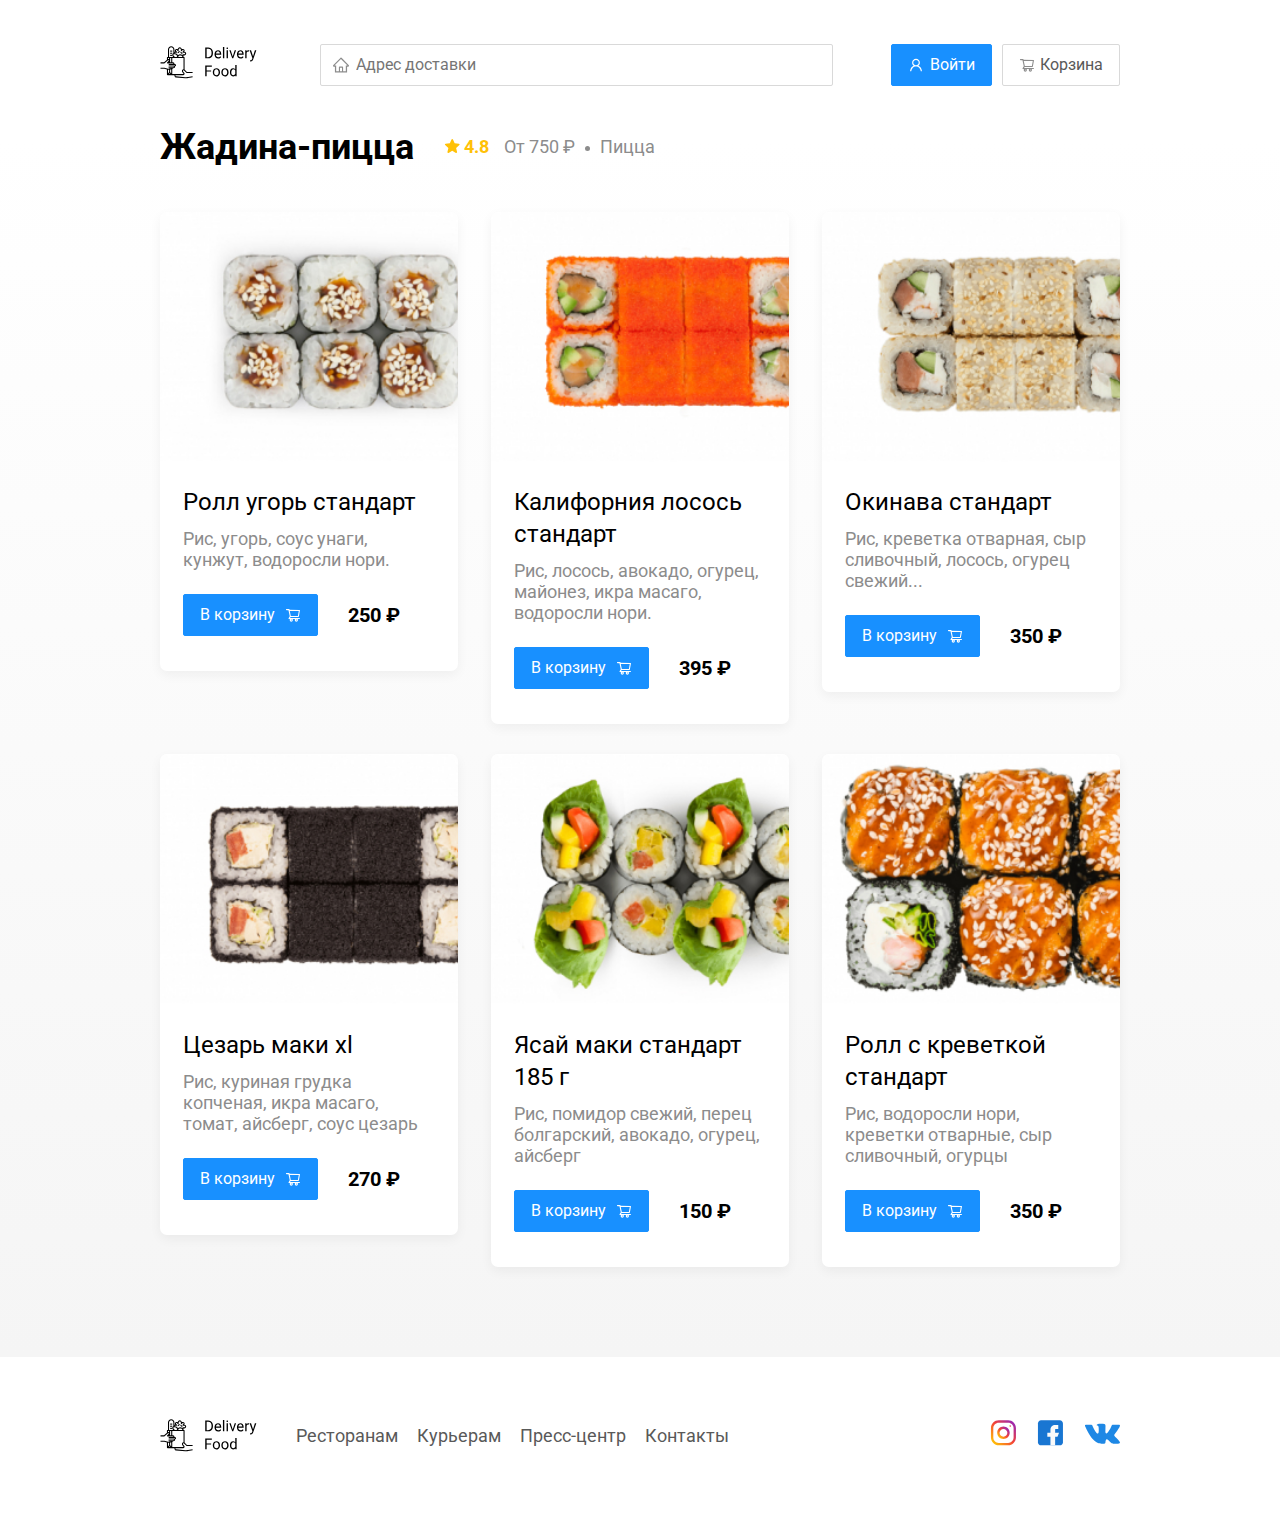
<file: pizzaplus.html>
<!DOCTYPE html>
<html lang="en">
  <head>
    <meta charset="UTF-8" />
    <meta name="viewport" content="width=device-width, initial-scale=1.0" />
    <link rel="stylesheet" href="css/style.css" />
    <link rel="stylesheet" href="css\normalize.css" />
    <link rel="stylesheet" href="css\animate.css" />
    <link
      href="https://fonts.googleapis.com/css2?family=Roboto:wght@400;700&display=swap"
      rel="stylesheet"
    />
    <title>Жадина-пицца</title>
  </head>
  <body>
    <div class="container">
      <!-- Шапка сайта -->
      <header class="header">
        <!-- Логотип -->
        <a href="index.html" class="logo">
          <img src="img\logo.svg" alt="logo" />
        </a>
        <!-- Поле поиска -->
        <input
          type="text"
          class="input input-address"
          placeholder="Адрес доставки"
        />
        <div class="buttons">
          <button class="button button-primary">
            <img src="img/user.svg" alt="user" class="button-icon" />
            <span class="button-text">Войти</span>
          </button>
          <button class="button" id="card-button">
            <img
              src="img/shopping-cart.svg"
              alt="shopping cart"
              class="button-icon"
            />
            <span class="button-text">Корзина</span>
          </button>
        </div>
      </header>
    </div>
    <main class="main">
      <div class="container">
        <section class="restaurants">
          <div class="section-heading">
            <h2 class="section-title">Жадина-пицца</h2>
            <div class="card-info">
              <div class="rating">
                <img src="img/rating.svg" alt="" class="rating-star" /> 4.8
              </div>
              <div class="price">От 750 ₽</div>
              <div class="category">Пицца</div>
            </div>
          </div>

          <div class="cards">
            <div class="card wow fadeInUp" data-wow-delay="0.2s">
              <img src="img/41.jpg" alt="" class="card-image" />
              <div class="card-text">
                <div class="card-heading">
                  <h3 class="card-title card-title-reg">Ролл угорь стандарт</h3>
                </div>
                <!-- /.card-heading -->
                <div class="card-info">
                  <div class="ingredients">
                    Рис, угорь, соус унаги, кунжут, водоросли нори.
                  </div>
                </div>
                <!-- /.card-info -->
                <div class="card-buttons">
                  <button class="button button-primary">
                    <span class="button-card-text">В корзину</span>
                    <img
                      src="img/shopping-cart2.svg"
                      alt="shopping-card"
                      class="button-card-image"
                    />
                  </button>
                  <strong class="card-price-bold">250 ₽</strong>
                </div>
              </div>
              <!-- /.card-text -->
            </div>
            <!-- /.card -->
            <div class="card wow fadeInUp" data-wow-delay="0.4s">
              <img src="img/42.jpg" alt="" class="card-image" />
              <div class="card-text">
                <div class="card-heading">
                  <h3 class="card-title card-title-reg">
                    Калифорния лосось стандарт
                  </h3>
                </div>
                <!-- /.card-heading -->
                <div class="card-info">
                  <div class="ingredients">
                    Рис, лосось, авокадо, огурец, майонез, икра масаго,
                    водоросли нори.
                  </div>
                </div>
                <!-- /.card-info -->
                <div class="card-buttons">
                  <button class="button button-primary">
                    <span class="button-card-text">В корзину</span>
                    <img
                      src="img/shopping-cart2.svg"
                      alt="shopping-card"
                      class="button-card-image"
                    />
                  </button>
                  <strong class="card-price-bold">395 ₽</strong>
                </div>
              </div>
              <!-- /.card-text -->
            </div>
            <!-- /.card -->

            <div class="card wow fadeInUp" data-wow-delay="0.6s">
              <img src="img/43.jpg" alt="" class="card-image" />
              <div class="card-text">
                <div class="card-heading">
                  <h3 class="card-title card-title-reg">Окинава стандарт</h3>
                </div>
                <!-- /.card-heading -->
                <div class="card-info">
                  <div class="ingredients">
                    Рис, креветка отварная, сыр сливочный, лосось, огурец
                    свежий...
                  </div>
                </div>
                <!-- /.card-info -->
                <div class="card-buttons">
                  <button class="button button-primary">
                    <span class="button-card-text">В корзину</span>
                    <img
                      src="img/shopping-cart2.svg"
                      alt="shopping-card"
                      class="button-card-image"
                    />
                  </button>
                  <strong class="card-price-bold">350 ₽</strong>
                </div>
              </div>
              <!-- /.card-text -->
            </div>
            <!-- /.card -->

            <div class="card wow fadeInUp" data-wow-delay="0.2s">
              <img src="img/44.jpg" alt="" class="card-image" />
              <div class="card-text">
                <div class="card-heading">
                  <h3 class="card-title card-title-reg">Цезарь маки хl</h3>
                </div>
                <!-- /.card-heading -->
                <div class="card-info">
                  <div class="ingredients">
                    Рис, куриная грудка копченая, икра масаго, томат, айсберг,
                    соус цезарь
                  </div>
                </div>
                <!-- /.card-info -->
                <div class="card-buttons">
                  <button class="button button-primary">
                    <span class="button-card-text">В корзину</span>
                    <img
                      src="img/shopping-cart2.svg"
                      alt="shopping-card"
                      class="button-card-image"
                    />
                  </button>
                  <strong class="card-price-bold">270 ₽</strong>
                </div>
              </div>
              <!-- /.card-text -->
            </div>
            <!-- /.card -->

            <div class="card wow fadeInUp" data-wow-delay="0.4s">
              <img src="img/45.jpg" alt="" class="card-image" />
              <div class="card-text">
                <div class="card-heading">
                  <h3 class="card-title card-title-reg">
                    Ясай маки стандарт 185 г
                  </h3>
                </div>
                <!-- /.card-heading -->
                <div class="card-info">
                  <div class="ingredients">
                    Рис, помидор свежий, перец болгарский, авокадо, огурец,
                    айсберг
                  </div>
                </div>
                <!-- /.card-info -->
                <div class="card-buttons">
                  <button class="button button-primary">
                    <span class="button-card-text">В корзину</span>
                    <img
                      src="img/shopping-cart2.svg"
                      alt="shopping-card"
                      class="button-card-image"
                    />
                  </button>
                  <strong class="card-price-bold">150 ₽</strong>
                </div>
              </div>
              <!-- /.card-text -->
            </div>
            <!-- /.card -->
            <div class="card wow fadeInUp" data-wow-delay="0.6s">
              <img src="img/46.jpg" alt="" class="card-image" />
              <div class="card-text">
                <div class="card-heading">
                  <h3 class="card-title card-title-reg">
                    Ролл с креветкой стандарт
                  </h3>
                </div>
                <!-- /.card-heading -->
                <div class="card-info">
                  <div class="ingredients">
                    Рис, водоросли нори, креветки отварные, сыр сливочный,
                    огурцы
                  </div>
                </div>
                <!-- /.card-info -->
                <div class="card-buttons">
                  <button class="button button-primary">
                    <span class="button-card-text">В корзину</span>
                    <img
                      src="img/shopping-cart2.svg"
                      alt="shopping-card"
                      class="button-card-image"
                    />
                  </button>
                  <strong class="card-price-bold">350 ₽</strong>
                </div>
              </div>
              <!-- /.card-text -->
            </div>
            <!-- /.card -->
          </div>
          <!-- /.cards -->
        </section>
      </div>
    </main>
    <footer class="footer">
      <div class="container">
        <div class="footer-block">
          <img src="img/logo.svg" alt="logo" class="logo footer-logo" />
          <nav class="footer-nav">
            <a href="#" class="footer-link">Ресторанам</a>
            <a href="#" class="footer-link">Курьерам</a>
            <a href="#" class="footer-link">Пресс-центр</a>
            <a href="#" class="footer-link">Контакты</a>
          </nav>
          <div class="social-links">
            <a href="#" class="social-link"
              ><img src="img/inst.svg" alt="Instagram"
            /></a>
            <a href="#" class="social-link"
              ><img src="img/fb.svg" alt="Facebook"
            /></a>
            <a href="#" class="social-link"
              ><img src="img/vk.svg" alt="VK"
            /></a>
          </div>
        </div>
      </div>
    </footer>
    <div class="modal">
      <div class="modal-dialog">
        <div class="modal-header">
          <h3 class="modal-title">Корзина</h3>
          <button class="close">&times;</button>
        </div>
        <!-- /.modal-header -->
        <div class="modal-body">
          <div class="food-row">
            <span class="food-name">Ролл угорь стандарт</span>
            <strong class="food-price">250 ₽</strong>
            <div class="food-counter">
              <button class="counter-button">-</button>
              <span class="counter">1</span>
              <button class="counter-button">+</button>
            </div>
          </div>
          <!-- /.food-row -->
          <div class="food-row">
            <span class="food-name">Ролл угорь стандарт</span>
            <strong class="food-price">250 ₽</strong>
            <div class="food-counter">
              <button class="counter-button">-</button>
              <span class="counter">1</span>
              <button class="counter-button">+</button>
            </div>
          </div>
          <!-- /.food-row -->
          <div class="food-row">
            <span class="food-name">Ролл угорь стандарт</span>
            <strong class="food-price">250 ₽</strong>
            <div class="food-counter">
              <button class="counter-button">-</button>
              <span class="counter">1</span>
              <button class="counter-button">+</button>
            </div>
          </div>
          <!-- /.food-row -->
          <div class="food-row">
            <span class="food-name">Ролл угорь стандарт</span>
            <strong class="food-price">250 ₽</strong>
            <div class="food-counter">
              <button class="counter-button">-</button>
              <span class="counter">1</span>
              <button class="counter-button">+</button>
            </div>
          </div>
          <!-- /.food-row -->
          <div class="food-row">
            <span class="food-name">Ролл угорь стандарт</span>
            <strong class="food-price">250 ₽</strong>
            <div class="food-counter">
              <button class="counter-button">-</button>
              <span class="counter">1</span>
              <button class="counter-button">+</button>
            </div>
          </div>
          <!-- /.food-row -->
        </div>
        <!-- /.modal-body -->
        <div class="modal-footer">
          <span class="modal-pricetag">1250 ₽</span>
          <div class="footer-buttons">
            <button class="button button-primary button-issue">
              Оформить заказ
            </button>
            <button class="button button-issue" id="cansel">Отмена</button>
          </div>
        </div>
        <!-- /.modal-footer -->
      </div>
    </div>
    <script src="js/wow.min.js"></script>
    <script src="js/main.js"></script>
  </body>
</html>
</file>
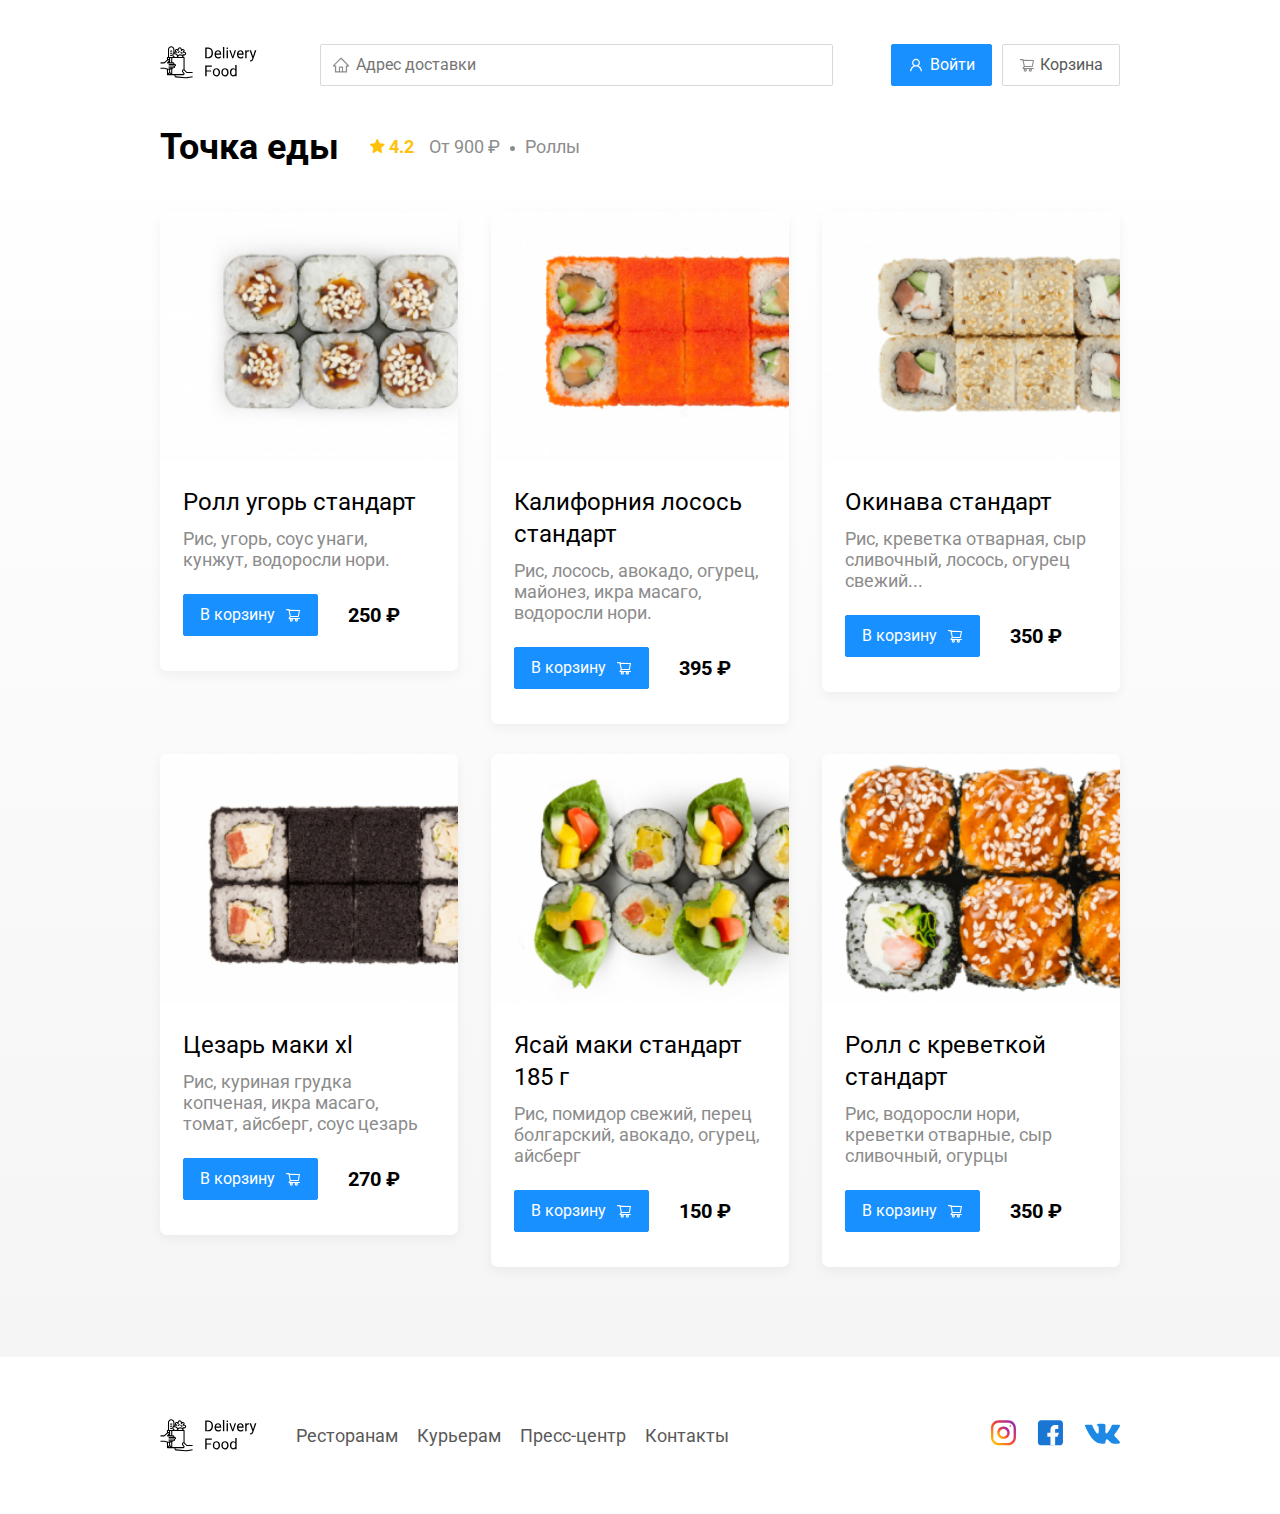
<file: pointfood.html>
<!DOCTYPE html>
<html lang="en">
  <head>
    <meta charset="UTF-8" />
    <meta name="viewport" content="width=device-width, initial-scale=1.0" />
    <link rel="stylesheet" href="css/style.css" />
    <link rel="stylesheet" href="css\normalize.css" />
    <link rel="stylesheet" href="css\animate.css">
    <link
      href="https://fonts.googleapis.com/css2?family=Roboto:wght@400;700&display=swap"
      rel="stylesheet"
    />
    <title>Точка еды</title>
  </head>
  <body>
    <div class="container">
      <!-- Шапка сайта -->
      <header class="header">
        <!-- Логотип -->
        <a href="index.html" class="logo">
          <img src="img\logo.svg" alt="logo"  />
        </a>
        <!-- Поле поиска -->
        <input
          type="text"
          class="input input-address"
          placeholder="Адрес доставки"
        />
        <div class="buttons">
          <button class="button button-primary">
            <img src="img/user.svg" alt="user" class="button-icon" />
            <span class="button-text">Войти</span>
          </button>
          <button class="button" id="card-button">
            <img
              src="img/shopping-cart.svg"
              alt="shopping cart"
              class="button-icon"
            />
            <span class="button-text">Корзина</span>
          </button>
        </div>
      </header>

      
    </div>
    <main class="main">
      <div class="container">
          
        <section class="restaurants">
          <div class="section-heading">
            <h2 class="section-title">Точка еды</h2>
            <div class="card-info">
              <div class="rating">
                <img src="img/rating.svg" alt="" class="rating-star" /> 4.2
              </div>
              <div class="price">От 900 ₽</div>
              <div class="category">Роллы</div>
            </div>
          </div>
          
          <div class="cards">
            <div class="card wow fadeInUp" data-wow-delay="0.2s">
              <img src="img/41.jpg" alt="" class="card-image" />
              <div class="card-text">
                <div class="card-heading">
                  <h3 class="card-title card-title-reg">Ролл угорь стандарт</h3>
                  
                </div>
                <!-- /.card-heading -->
                <div class="card-info">
                  <div class="ingredients">Рис, угорь, соус унаги, кунжут, водоросли нори.</div>
                </div>
                <!-- /.card-info -->
                <div class="card-buttons">
                  <button class="button button-primary">
                    <span class="button-card-text">В корзину</span>
                    <img src="img/shopping-cart2.svg" alt="shopping-card" class="button-card-image">
                  </button>
                  <strong class="card-price-bold">250 ₽</strong>
                </div>
              
              </div>
              <!-- /.card-text -->
            </div>
            <!-- /.card -->
            <div class="card wow fadeInUp" data-wow-delay="0.4s">
              <img src="img/42.jpg" alt="" class="card-image" />
              <div class="card-text">
                <div class="card-heading">
                  <h3 class="card-title card-title-reg">Калифорния лосось стандарт</h3>
                  
                </div>
                <!-- /.card-heading -->
                <div class="card-info">
                  <div class="ingredients">Рис, лосось, авокадо, огурец, майонез, икра масаго, водоросли нори.</div>
                </div>
                <!-- /.card-info -->
                <div class="card-buttons">
                  <button class="button button-primary">
                    <span class="button-card-text">В корзину</span>
                    <img src="img/shopping-cart2.svg" alt="shopping-card" class="button-card-image">
                  </button>
                  <strong class="card-price-bold">395 ₽</strong>
                </div>
              
              </div>
              <!-- /.card-text -->
            </div>
            <!-- /.card -->
  
            <div class="card wow fadeInUp" data-wow-delay="0.6s">
              <img src="img/43.jpg" alt="" class="card-image" />
              <div class="card-text">
                <div class="card-heading">
                  <h3 class="card-title card-title-reg">Окинава стандарт</h3>
                  
                </div>
                <!-- /.card-heading -->
                <div class="card-info">
                  <div class="ingredients"> Рис, креветка отварная, сыр сливочный, лосось, огурец свежий...</div>
                </div>
                <!-- /.card-info -->
                <div class="card-buttons">
                  <button class="button button-primary">
                    <span class="button-card-text">В корзину</span>
                    <img src="img/shopping-cart2.svg" alt="shopping-card" class="button-card-image">
                  </button>
                  <strong class="card-price-bold">350 ₽</strong>
                </div>
              
              </div>
              <!-- /.card-text -->
            </div>
            <!-- /.card -->
  
            <div class="card wow fadeInUp" data-wow-delay="0.2s">
              <img src="img/44.jpg" alt="" class="card-image" />
              <div class="card-text">
                <div class="card-heading">
                  <h3 class="card-title card-title-reg">Цезарь маки хl</h3>
                  
                </div>
                <!-- /.card-heading -->
                <div class="card-info">
                  <div class="ingredients">Рис, куриная грудка копченая, икра масаго, томат, айсберг, соус цезарь</div>
                </div>
                <!-- /.card-info -->
                <div class="card-buttons">
                  <button class="button button-primary">
                    <span class="button-card-text">В корзину</span>
                    <img src="img/shopping-cart2.svg" alt="shopping-card" class="button-card-image">
                  </button>
                  <strong class="card-price-bold">270 ₽</strong>
                </div>
              
              </div>
              <!-- /.card-text -->
            </div>
            <!-- /.card -->
  
            <div class="card wow fadeInUp" data-wow-delay="0.4s">
              <img src="img/45.jpg" alt="" class="card-image" />
              <div class="card-text">
                <div class="card-heading">
                  <h3 class="card-title card-title-reg">Ясай маки стандарт 185 г</h3>
                  
                </div>
                <!-- /.card-heading -->
                <div class="card-info">
                  <div class="ingredients">Рис, помидор свежий, перец болгарский, авокадо, огурец, айсберг</div>
                </div>
                <!-- /.card-info -->
                <div class="card-buttons">
                  <button class="button button-primary">
                    <span class="button-card-text">В корзину</span>
                    <img src="img/shopping-cart2.svg" alt="shopping-card" class="button-card-image">
                  </button>
                  <strong class="card-price-bold">150 ₽</strong>
                </div>
              
              </div>
              <!-- /.card-text -->
            </div>
            <!-- /.card -->
            <div class="card wow fadeInUp" data-wow-delay="0.6s">
              <img src="img/46.jpg" alt="" class="card-image" />
              <div class="card-text">
                <div class="card-heading">
                  <h3 class="card-title card-title-reg">Ролл с креветкой стандарт</h3>
                  
                </div>
                <!-- /.card-heading -->
                <div class="card-info">
                  <div class="ingredients">Рис, водоросли нори, креветки отварные, сыр сливочный, огурцы</div>
                </div>
                <!-- /.card-info -->
                <div class="card-buttons">
                  <button class="button button-primary">
                    <span class="button-card-text">В корзину</span>
                    <img src="img/shopping-cart2.svg" alt="shopping-card" class="button-card-image">
                  </button>
                  <strong class="card-price-bold">350 ₽</strong>
                </div>
              
              </div>
              <!-- /.card-text -->
            </div>
            <!-- /.card -->
          </div>
          <!-- /.cards -->
        </section>
      </div>
    </main>
    <footer class="footer">
      <div class="container">
        <div class="footer-block">
          <img src="img/logo.svg" alt="logo" class="logo footer-logo">
          <nav class="footer-nav">
            <a href="#" class="footer-link">Ресторанам</a>
            <a href="#" class="footer-link">Курьерам</a>
            <a href="#" class="footer-link">Пресс-центр</a>
            <a href="#" class="footer-link">Контакты</a>
          </nav>
          <div class="social-links">
            <a href="#" class="social-link"><img src="img/inst.svg" alt="Instagram"></a>
            <a href="#" class="social-link"><img src="img/fb.svg" alt="Facebook"></a>
            <a href="#" class="social-link"><img src="img/vk.svg" alt="VK"></a>
          </div>
        </div>
      </div>
    </footer>
    <div class="modal">
      <div class="modal-dialog">
        <div class="modal-header">
          <h3 class="modal-title">Корзина</h3>
          <button class="close" >&times;</button>
        </div>
        <!-- /.modal-header -->
        <div class="modal-body">
          <div class="food-row">
            <span class="food-name">Ролл угорь стандарт</span>
            <strong class="food-price">250 ₽</strong>
            <div class="food-counter">
              <button class="counter-button">-</button>
              <span class="counter">1</span>
              <button class="counter-button">+</button>
            </div>
          </div>
          <!-- /.food-row -->
          <div class="food-row">
            <span class="food-name">Ролл угорь стандарт</span>
            <strong class="food-price">250 ₽</strong>
            <div class="food-counter">
              <button class="counter-button">-</button>
              <span class="counter">1</span>
              <button class="counter-button">+</button>
            </div>
          </div>
          <!-- /.food-row -->
          <div class="food-row">
            <span class="food-name">Ролл угорь стандарт</span>
            <strong class="food-price">250 ₽</strong>
            <div class="food-counter">
              <button class="counter-button">-</button>
              <span class="counter">1</span>
              <button class="counter-button">+</button>
            </div>
          </div>
          <!-- /.food-row -->
          <div class="food-row">
            <span class="food-name">Ролл угорь стандарт</span>
            <strong class="food-price">250 ₽</strong>
            <div class="food-counter">
              <button class="counter-button">-</button>
              <span class="counter">1</span>
              <button class="counter-button">+</button>
            </div>
          </div>
          <!-- /.food-row -->
          <div class="food-row">
            <span class="food-name">Ролл угорь стандарт</span>
            <strong class="food-price">250 ₽</strong>
            <div class="food-counter">
              <button class="counter-button">-</button>
              <span class="counter">1</span>
              <button class="counter-button">+</button>
            </div>
          </div>
          <!-- /.food-row -->
        </div>
        <!-- /.modal-body -->
        <div class="modal-footer">
          <span class="modal-pricetag">1250 ₽</span>
          <div class="footer-buttons">
            <button class="button button-primary button-issue">Оформить заказ</button>
            <button class="button button-issue" id="cansel">Отмена</button>
          </div>
        </div>
        <!-- /.modal-footer -->
      </div>
    </div>
    <!-- modal-->
    <script src="js/wow.min.js"></script>
    <script src="js/main.js"></script>
  </body>
</html>
</file>
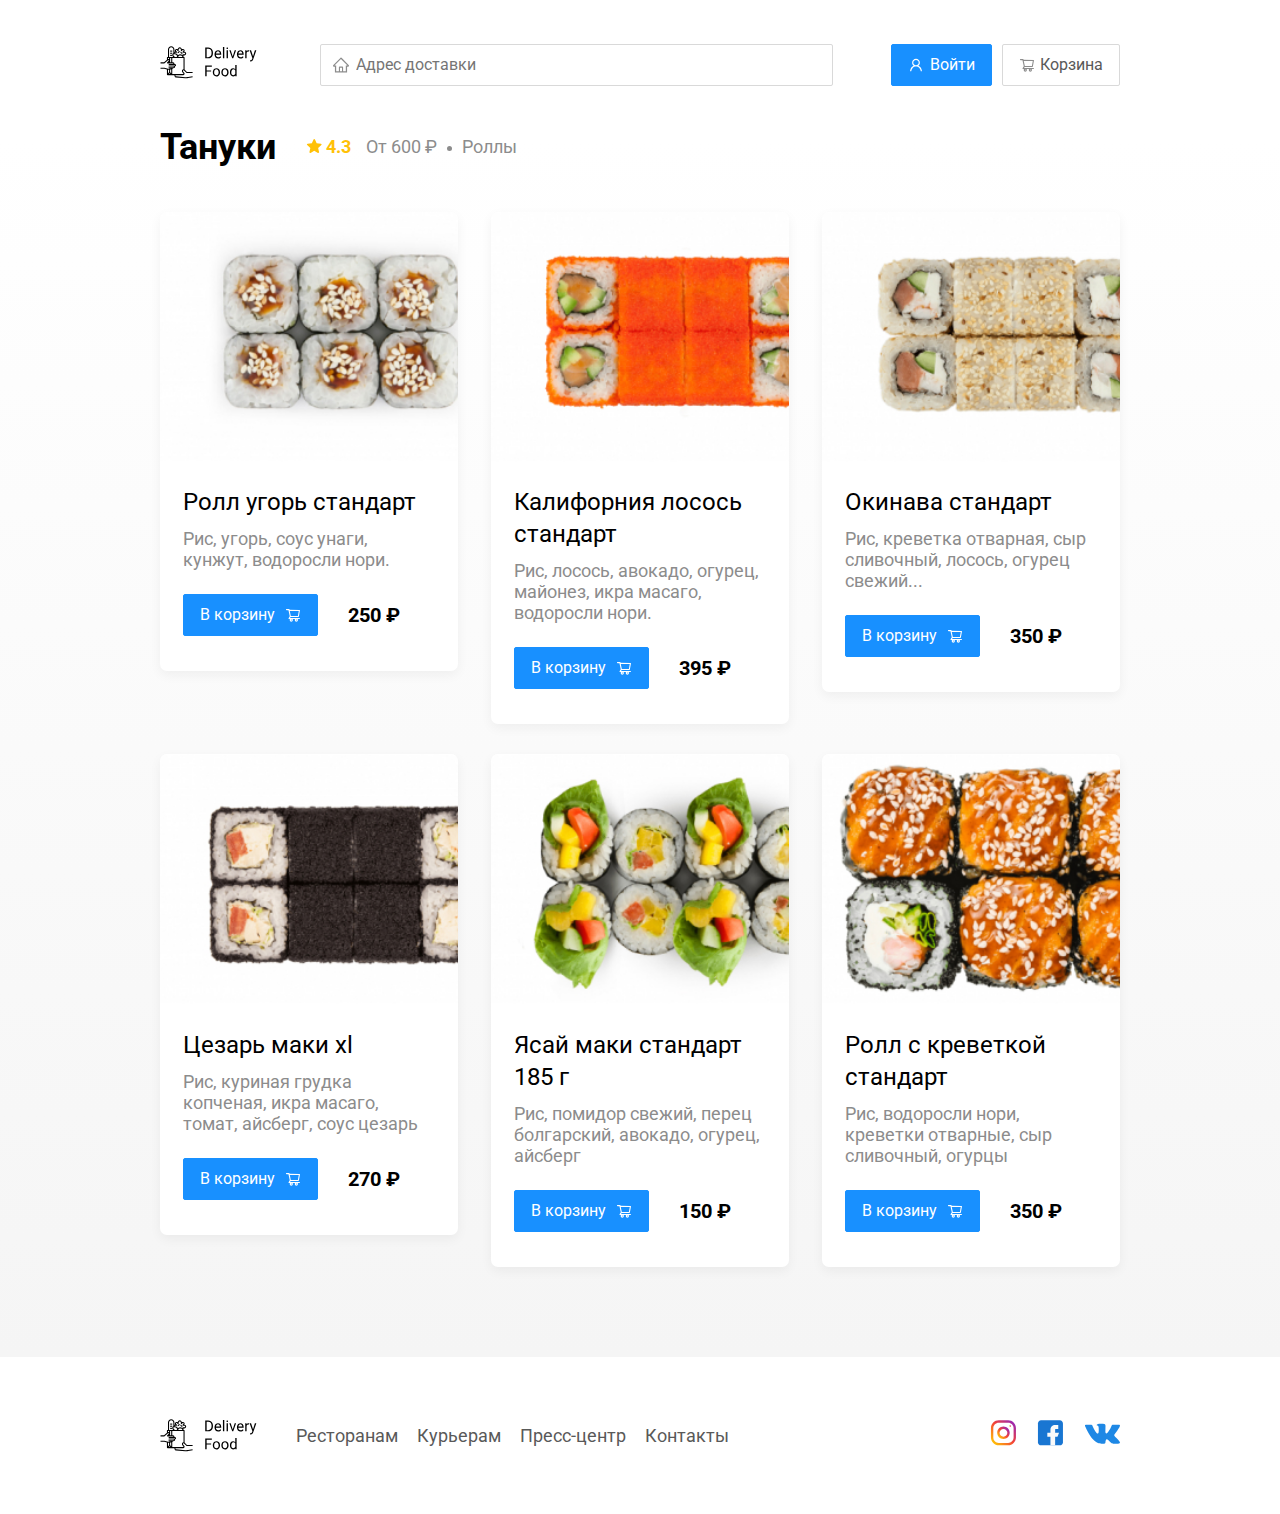
<file: tanuki.html>
<!DOCTYPE html>
<html lang="en">
  <head>
    <meta charset="UTF-8" />
    <meta name="viewport" content="width=device-width, initial-scale=1.0" />
    <link rel="stylesheet" href="css/style.css" />
    <link rel="stylesheet" href="css\normalize.css" />
    <link rel="stylesheet" href="css\animate.css">
    <link
      href="https://fonts.googleapis.com/css2?family=Roboto:wght@400;700&display=swap"
      rel="stylesheet"
    />
    <title>Тануки</title>
  </head>
  <body>
    <div class="container">
      <!-- Шапка сайта -->
      <header class="header">
        <!-- Логотип -->
        <a href="index.html" class="logo">
          <img src="img\logo.svg" alt="logo"  />
        </a>
        <!-- Поле поиска -->
        <input
          type="text"
          class="input input-address"
          placeholder="Адрес доставки"
        />
        <div class="buttons">
          <button class="button button-primary">
            <img src="img/user.svg" alt="user" class="button-icon" />
            <span class="button-text">Войти</span>
          </button>
          <button class="button" id="card-button">
            <img
              src="img/shopping-cart.svg"
              alt="shopping cart"
              class="button-icon"
            />
            <span class="button-text">Корзина</span>
          </button>
        </div>
      </header>

      
    </div>
    <main class="main">
      <div class="container">
          
        <section class="restaurants">
          <div class="section-heading">
            <h2 class="section-title">Тануки</h2>
            <div class="card-info">
              <div class="rating">
                <img src="img/rating.svg" alt="" class="rating-star" /> 4.3
              </div>
              <div class="price">От 600 ₽</div>
              <div class="category">Роллы</div>
            </div>
          </div>
          
          <div class="cards">
            <div class="card wow fadeInUp" data-wow-delay="0.2s">
              <img src="img/41.jpg" alt="" class="card-image" />
              <div class="card-text">
                <div class="card-heading">
                  <h3 class="card-title card-title-reg">Ролл угорь стандарт</h3>
                  
                </div>
                <!-- /.card-heading -->
                <div class="card-info">
                  <div class="ingredients">Рис, угорь, соус унаги, кунжут, водоросли нори.</div>
                </div>
                <!-- /.card-info -->
                <div class="card-buttons">
                  <button class="button button-primary">
                    <span class="button-card-text">В корзину</span>
                    <img src="img/shopping-cart2.svg" alt="shopping-card" class="button-card-image">
                  </button>
                  <strong class="card-price-bold">250 ₽</strong>
                </div>
              
              </div>
              <!-- /.card-text -->
            </div>
            <!-- /.card -->
            <div class="card wow fadeInUp" data-wow-delay="0.4s">
              <img src="img/42.jpg" alt="" class="card-image" />
              <div class="card-text">
                <div class="card-heading">
                  <h3 class="card-title card-title-reg">Калифорния лосось стандарт</h3>
                  
                </div>
                <!-- /.card-heading -->
                <div class="card-info">
                  <div class="ingredients">Рис, лосось, авокадо, огурец, майонез, икра масаго, водоросли нори.</div>
                </div>
                <!-- /.card-info -->
                <div class="card-buttons">
                  <button class="button button-primary">
                    <span class="button-card-text">В корзину</span>
                    <img src="img/shopping-cart2.svg" alt="shopping-card" class="button-card-image">
                  </button>
                  <strong class="card-price-bold">395 ₽</strong>
                </div>
              
              </div>
              <!-- /.card-text -->
            </div>
            <!-- /.card -->
  
            <div class="card wow fadeInUp" data-wow-delay="0.6s">
              <img src="img/43.jpg" alt="" class="card-image" />
              <div class="card-text">
                <div class="card-heading">
                  <h3 class="card-title card-title-reg">Окинава стандарт</h3>
                  
                </div>
                <!-- /.card-heading -->
                <div class="card-info">
                  <div class="ingredients"> Рис, креветка отварная, сыр сливочный, лосось, огурец свежий...</div>
                </div>
                <!-- /.card-info -->
                <div class="card-buttons">
                  <button class="button button-primary">
                    <span class="button-card-text">В корзину</span>
                    <img src="img/shopping-cart2.svg" alt="shopping-card" class="button-card-image">
                  </button>
                  <strong class="card-price-bold">350 ₽</strong>
                </div>
              
              </div>
              <!-- /.card-text -->
            </div>
            <!-- /.card -->
  
            <div class="card wow fadeInUp" data-wow-delay="0.2s">
              <img src="img/44.jpg" alt="" class="card-image" />
              <div class="card-text">
                <div class="card-heading">
                  <h3 class="card-title card-title-reg">Цезарь маки хl</h3>
                  
                </div>
                <!-- /.card-heading -->
                <div class="card-info">
                  <div class="ingredients">Рис, куриная грудка копченая, икра масаго, томат, айсберг, соус цезарь</div>
                </div>
                <!-- /.card-info -->
                <div class="card-buttons">
                  <button class="button button-primary">
                    <span class="button-card-text">В корзину</span>
                    <img src="img/shopping-cart2.svg" alt="shopping-card" class="button-card-image">
                  </button>
                  <strong class="card-price-bold">270 ₽</strong>
                </div>
              
              </div>
              <!-- /.card-text -->
            </div>
            <!-- /.card -->
  
            <div class="card wow fadeInUp" data-wow-delay="0.4s">
              <img src="img/45.jpg" alt="" class="card-image" />
              <div class="card-text">
                <div class="card-heading">
                  <h3 class="card-title card-title-reg">Ясай маки стандарт 185 г</h3>
                  
                </div>
                <!-- /.card-heading -->
                <div class="card-info">
                  <div class="ingredients">Рис, помидор свежий, перец болгарский, авокадо, огурец, айсберг</div>
                </div>
                <!-- /.card-info -->
                <div class="card-buttons">
                  <button class="button button-primary">
                    <span class="button-card-text">В корзину</span>
                    <img src="img/shopping-cart2.svg" alt="shopping-card" class="button-card-image">
                  </button>
                  <strong class="card-price-bold">150 ₽</strong>
                </div>
              
              </div>
              <!-- /.card-text -->
            </div>
            <!-- /.card -->
            <div class="card wow fadeInUp" data-wow-delay="0.6s">
              <img src="img/46.jpg" alt="" class="card-image" />
              <div class="card-text">
                <div class="card-heading">
                  <h3 class="card-title card-title-reg">Ролл с креветкой стандарт</h3>
                  
                </div>
                <!-- /.card-heading -->
                <div class="card-info">
                  <div class="ingredients">Рис, водоросли нори, креветки отварные, сыр сливочный, огурцы</div>
                </div>
                <!-- /.card-info -->
                <div class="card-buttons">
                  <button class="button button-primary">
                    <span class="button-card-text">В корзину</span>
                    <img src="img/shopping-cart2.svg" alt="shopping-card" class="button-card-image">
                  </button>
                  <strong class="card-price-bold">350 ₽</strong>
                </div>
              
              </div>
              <!-- /.card-text -->
            </div>
            <!-- /.card -->
          </div>
          <!-- /.cards -->
        </section>
      </div>
    </main>
    <footer class="footer">
      <div class="container">
        <div class="footer-block">
          <img src="img/logo.svg" alt="logo" class="logo footer-logo">
          <nav class="footer-nav">
            <a href="#" class="footer-link">Ресторанам</a>
            <a href="#" class="footer-link">Курьерам</a>
            <a href="#" class="footer-link">Пресс-центр</a>
            <a href="#" class="footer-link">Контакты</a>
          </nav>
          <div class="social-links">
            <a href="#" class="social-link"><img src="img/inst.svg" alt="Instagram"></a>
            <a href="#" class="social-link"><img src="img/fb.svg" alt="Facebook"></a>
            <a href="#" class="social-link"><img src="img/vk.svg" alt="VK"></a>
          </div>
        </div>
      </div>
    </footer>
    <div class="modal">
    <div class="modal-dialog">
      <div class="modal-header">
        <h3 class="modal-title">Корзина</h3>
        <button class="close" >&times;</button>
      </div>
      <!-- /.modal-header -->
      <div class="modal-body">
        <div class="food-row">
          <span class="food-name">Ролл угорь стандарт</span>
          <strong class="food-price">250 ₽</strong>
          <div class="food-counter">
            <button class="counter-button">-</button>
            <span class="counter">1</span>
            <button class="counter-button">+</button>
          </div>
        </div>
        <!-- /.food-row -->
        <div class="food-row">
          <span class="food-name">Ролл угорь стандарт</span>
          <strong class="food-price">250 ₽</strong>
          <div class="food-counter">
            <button class="counter-button">-</button>
            <span class="counter">1</span>
            <button class="counter-button">+</button>
          </div>
        </div>
        <!-- /.food-row -->
        <div class="food-row">
          <span class="food-name">Ролл угорь стандарт</span>
          <strong class="food-price">250 ₽</strong>
          <div class="food-counter">
            <button class="counter-button">-</button>
            <span class="counter">1</span>
            <button class="counter-button">+</button>
          </div>
        </div>
        <!-- /.food-row -->
        <div class="food-row">
          <span class="food-name">Ролл угорь стандарт</span>
          <strong class="food-price">250 ₽</strong>
          <div class="food-counter">
            <button class="counter-button">-</button>
            <span class="counter">1</span>
            <button class="counter-button">+</button>
          </div>
        </div>
        <!-- /.food-row -->
        <div class="food-row">
          <span class="food-name">Ролл угорь стандарт</span>
          <strong class="food-price">250 ₽</strong>
          <div class="food-counter">
            <button class="counter-button">-</button>
            <span class="counter">1</span>
            <button class="counter-button">+</button>
          </div>
        </div>
        <!-- /.food-row -->
      </div>
      <!-- /.modal-body -->
      <div class="modal-footer">
        <span class="modal-pricetag">1250 ₽</span>
        <div class="footer-buttons">
          <button class="button button-primary button-issue">Оформить заказ</button>
          <button class="button button-issue" id="cansel">Отмена</button>
        </div>
      </div>
      <!-- /.modal-footer -->
    </div>
  </div>
    <script src="js/wow.min.js"></script>
    <script src="js/main.js"></script>
  </body>
</html>
</file>
<file: css/style.css>
* {
  box-sizing: border-box;
}
body {
  font-family: "Roboto", sans-serif;
  padding-top: 44px;
}
.container {
  max-width: 1200px;
  margin: auto;
}
.header {
  display: flex;
  align-items: center;
  justify-content: space-between;
  margin-bottom: 40px;
}
.input {
  background: #ffffff;
  border: 1px solid #d9d9d9;
  border-radius: 2px;
  font-size: 16px;
  line-height: 24px;
  padding: 8px;
  background-repeat: no-repeat;
  background-position: left 11px center;
  padding-left: 35px;
}
.input-address {
  flex: 0.8;
  background-image: url(../img/home.svg);
}
.input-search {
  width: 306px;
  background-image: url(../img/search.svg);
  margin-left: auto;
}
.buttons {
  display: flex;
  align-items: center;
}
.button {
  padding: 8px 16px;
  background: #ffffff;
  border: 1px solid #d9d9d9;
  box-sizing: border-box;
  box-shadow: 0px 0px 2px rgba(0, 0, 0, 0.0015);
  border-radius: 2px;
  color: #595959;
  font-size: 16px;
  line-height: 24px;
  display: flex;
  align-items: center;
}

.button-primary {
  background: #1890ff;
  border: 1px solid #1890ff;
  color: #ffffff;
  margin-right: 10px;
}
.button-card-text {
  margin-right: 10px;
}
.button-icon {
  margin-right: 6px;
  vertical-align: middle;
}
.promo {
  margin-bottom: 56px;
  box-shadow: 0px 7px 12px rgba(158, 158, 163, 0.1);
  background: #fff1b8 url(../img/pizza.png) no-repeat top -49px right -362px /
    1038px;
  border-radius: 10px;
  padding: 68px 70px;
}
.promo-title {
  font-style: normal;
  font-weight: bold;
  font-size: 39px;
  line-height: 46px;
  margin-bottom: 0;
  color: #302c34;
}
.promo-text {
  max-width: 538px;
  font-style: normal;
  font-weight: normal;
  font-size: 24px;
  line-height: 28px;
  margin-top: 10px;
  color: #302c34;
}
.section-heading {
  margin-bottom: 44px;
  display: flex;
  align-items: center;
}
.section-title {
  margin: 0;
  font-style: normal;
  font-weight: bold;
  font-size: 36px;
  line-height: 42px;
  margin-right: 30px;

  color: #000000;
}
.cards {
  display: flex;
  flex-wrap: wrap;
  align-items: flex-start;
  justify-content: space-between;
}
.card {
  margin-bottom: 30px;
  background: #ffffff;
  box-shadow: 0px 4px 12px rgba(0, 0, 0, 0.05);
  border-radius: 7px;
  overflow: hidden;
  flex-basis: 31%;
  text-decoration: none;
}
.card-image {
  width: 384px;
  height: 250px;
  object-fit: cover;
}
.card-text {
  padding-top: 20px;
  padding-bottom: 35px;
  padding-left: 23px;
  padding-right: 23px;
}
.card-heading {
  display: flex;
  align-items: center;
  justify-content: space-between;
}

.card-title {
  margin: 0;
  font-style: normal;
  font-weight: bold;
  font-size: 24px;
  line-height: 32px;
  color: #000000;
}
.card-title-reg {
  font-weight: 400;
}
.card-tag {
  font-style: normal;
  font-weight: normal;
  font-size: 12px;
  line-height: 20px;
  color: #ffffff;
  background: #262626;
  border-radius: 2px;
  padding: 1px 8px;
}
.card-info {
  display: flex;
  align-items: center;
  flex-wrap: wrap;
}
.card-buttons {
  display: flex;
  align-items: center;
  margin-top: 24px;
}
.card-price-bold {
  font-style: normal;
  font-weight: bold;
  font-size: 20px;
  line-height: 32px;
  margin-left: 20px;
}
.rating {
  margin-right: 26px;
  color: #ffc107;
  font-style: normal;
  font-weight: bold;
  font-size: 18px;
  line-height: 32px;
}
.price,
.category {
  color: #8c8c8c;
  font-style: normal;
  font-weight: normal;
  font-size: 18px;
  line-height: 32px;
}
.price {
  margin-right: 10px;
}
.category {
  text-overflow: ellipsis;
  overflow: hidden;
  white-space: nowrap;
  max-width: 150px;
}
.price:after {
  content: "";
  width: 5px;
  height: 5px;
  background-color: #8c8c8c;
  display: inline-block;
  vertical-align: middle;
  border-radius: 50%;
  margin-left: 10px;
}
.ingredients {
  color: #8c8c8c;
  font-style: normal;
  font-weight: normal;
  font-size: 18px;
  line-height: 21px;
  margin-top: 10px;
}
.main {
  padding-bottom: 60px;
  background: linear-gradient(
    180deg,
    rgba(245, 245, 245, 0) 1.04%,
    #f5f5f5 100%
  );
}
.footer {
  padding: 60px 0;
}
.footer-block {
  display: flex;
  align-items: center;
  justify-content: space-between;
}
.footer-nav {
  padding: 0;
  margin-right: auto;
  margin-left: 35px;
}
.footer-link {
  color: #595959;
  display: inline-block;
  text-decoration: none;
  font-style: normal;
  font-weight: normal;
  font-size: 18px;
  line-height: 21px;
}
.footer-link:not(:last-child) {
  margin-right: 15px;
}
.social-links {
  display: flex;
  align-items: center;
}
.social-link:not(:last-child) {
  margin-right: 21px;
}
.modal {
  display: none;
  position: fixed;
  left: 0;
  top: 0;
  width: 100%;
  height: 100%;
  background: rgba(0, 0, 0, 0.4);
}
.is-open {
  display: flex;
}
.modal-dialog {
  max-width: 780px;
  width: 95%;
  background: #ffffff;
  border-radius: 5px;
  margin: auto;
  padding: 40px 45px;
}
.modal-header {
  display: flex;
  align-items: center;
  justify-content: space-between;
  margin-bottom: 45px;
}
.modal-title {
  margin: 0;
  font-style: normal;
  font-weight: bold;
  font-size: 36px;
  line-height: 42px;
}
.close {
  font-size: 36px;
  border: none;
  background-color: transparent;
}
.modal-body {
  margin-bottom: 52px;
  overflow: auto;
  height: 300px;
  overflow-x: hidden; 
}
.food-row {
  display: flex;
  align-items: flex-start;
  justify-content: space-between;
  padding-bottom: 8px;
  border-bottom: 1px solid #d9d9d9;
  margin-bottom: 15px;
 
}
.food-price {
  margin-left: auto;
  margin-right: 47px;
  font-weight: bold;
  font-size: 20px;
  line-height: 32px;
}
.food-name {
  font-weight: normal;
  font-size: 18px;
  line-height: 32px;
}
.food-counter {
  display: flex;
  align-items: center;
}
.food_row_delete {
  font-size: 16px;
  border: none;
  background-color: transparent;
  cursor: pointer;
  color: #716767;
  opacity: 0;
  transition: opacity 0.3s ease;
  
}
.food_row_delete:hover {
  opacity: 1;
  border: none;
}
.counter-button {
  display: flex;
  justify-content: center;
  align-items: center;
  width: 39px;
  height: 32px;
  background: #ffffff;
  border: 1px solid #40a9ff;
  box-sizing: border-box;
  border-radius: 2px;
  font-weight: normal;
  font-size: 14px;
  line-height: 22px;
  color: #40a9ff;
}
.counter {
  font-size: 16px;
  line-height: 24px;
  margin-left: 10px;
  margin-right: 10px;
}
.modal-footer {
  display: flex;
  align-items: center;
  justify-content: space-between;
}
.footer-buttons {
  display: flex;
  align-items: center;
}
.modal-pricetag {
  background: #262626;
  border-radius: 5px;
  color: #fff;
  padding: 10px 20px;
  font-weight: 500;
  font-size: 20px;
  line-height: 23px;
}

@media (max-width: 1366px) {
  .container {
    max-width: 960px;
  }
  .promo {
    background-size: 750px;
  }
  .rating {
    margin-right: 15px;
  }
  .category,
  .price {
    font-style: 14px;
  }
}
@media (max-width: 992px) {
  .container {
    max-width: 750px;
  }
  .promo {
    padding: 50px;
    background-size: 500px;
    background-position: center right -200px;
  }
  .promo-text {
    font-size: 18px;
    max-width: 400px;
  }
  .card {
    flex-basis: 49%;
  }
  .footer-link {
    font-style: 16px;
  }
}
@media (max-width: 768px) {
  .container {
    max-width: 560px;
  }
  .modal-pricetag {
    order: 0;
    font-size: 14px;
    padding: 5px 10px;
    margin-bottom: 3px;
  }
  .modal-footer {
    flex-wrap: wrap;
    flex-direction: column;
    align-items: center;
  }
  .button-issue {
    font-size: 14px;
    padding: 5px 10px;
  }
  .food-row {
    align-items: center;
  }
  .food-name {
    text-overflow: ellipsis;
    overflow: hidden;

    font-size: 14px;
    line-height: 26px;
  }
  .food-price {
    white-space: nowrap;
    font-size: 14px;
    line-height: 26px;
    margin-right: 15px;
  }
  .counter-button {
    width: 25px;
    height: 18px;
    font-size: 10px;
    line-height: 16px;
  }
  .counter {
    font-size: 14px;
    line-height: 16px;
    margin-left: 5px;
    margin-right: 5px;
  }
  .modal-title {
    font-size: 18px;
    line-height: 24px;
  }
  .close {
    font-size: 24px;
  }
  .modal-body {
    margin-bottom: 15px;
  }

  .card-info {
    flex-wrap: wrap;
  }
  .card .rating {
    flex-basis: 100%;
  }
  .card-title {
    font-size: 18px;
  }
  .promo-title {
    font-size: 24px;
    line-height: 1.4;
  }
  .promo {
    background-size: 400px;
  }
}
@media (max-width: 578px) {
  .container {
    max-width: 90%;
  }
  .header {
    flex-wrap: wrap;
  }
  .input-address {
    order: 5;
    margin-top: 15px;
    flex: 1;
  }
  .promo {
    background-image: none;
  }
  .promo-title {
    margin-bottom: 10px;
  }
  .section-title {
    font-size: 20px;
  }
  .card {
    flex-basis: 100%;
  }
  .card-image {
    width: 100%;
  }
  .footer {
    padding: 30px;
  }
  .footer-block {
    align-items: flex-start;
  }
}
@media (max-width: 480px) {
  .footer-block {
    flex-wrap: wrap;
    flex-direction: column;
    align-items: center;
  }

  .footer-logo {
    order: 0;
    margin-bottom: 20px;
  }
  .footer-nav {
    margin-bottom: 20px;
    text-align: center;
  }
  .footer-link:not(:last-child) {
    margin-right: 0;
  }
  .section-heading {
    flex-wrap: wrap;
  }
  .promo {
    padding: 20px;
  }
  .button-icon {
    margin: 0;
  }
  .button {
    min-height: 34px;
  }
  .button-text {
    display: none;
  }
}
</file>
